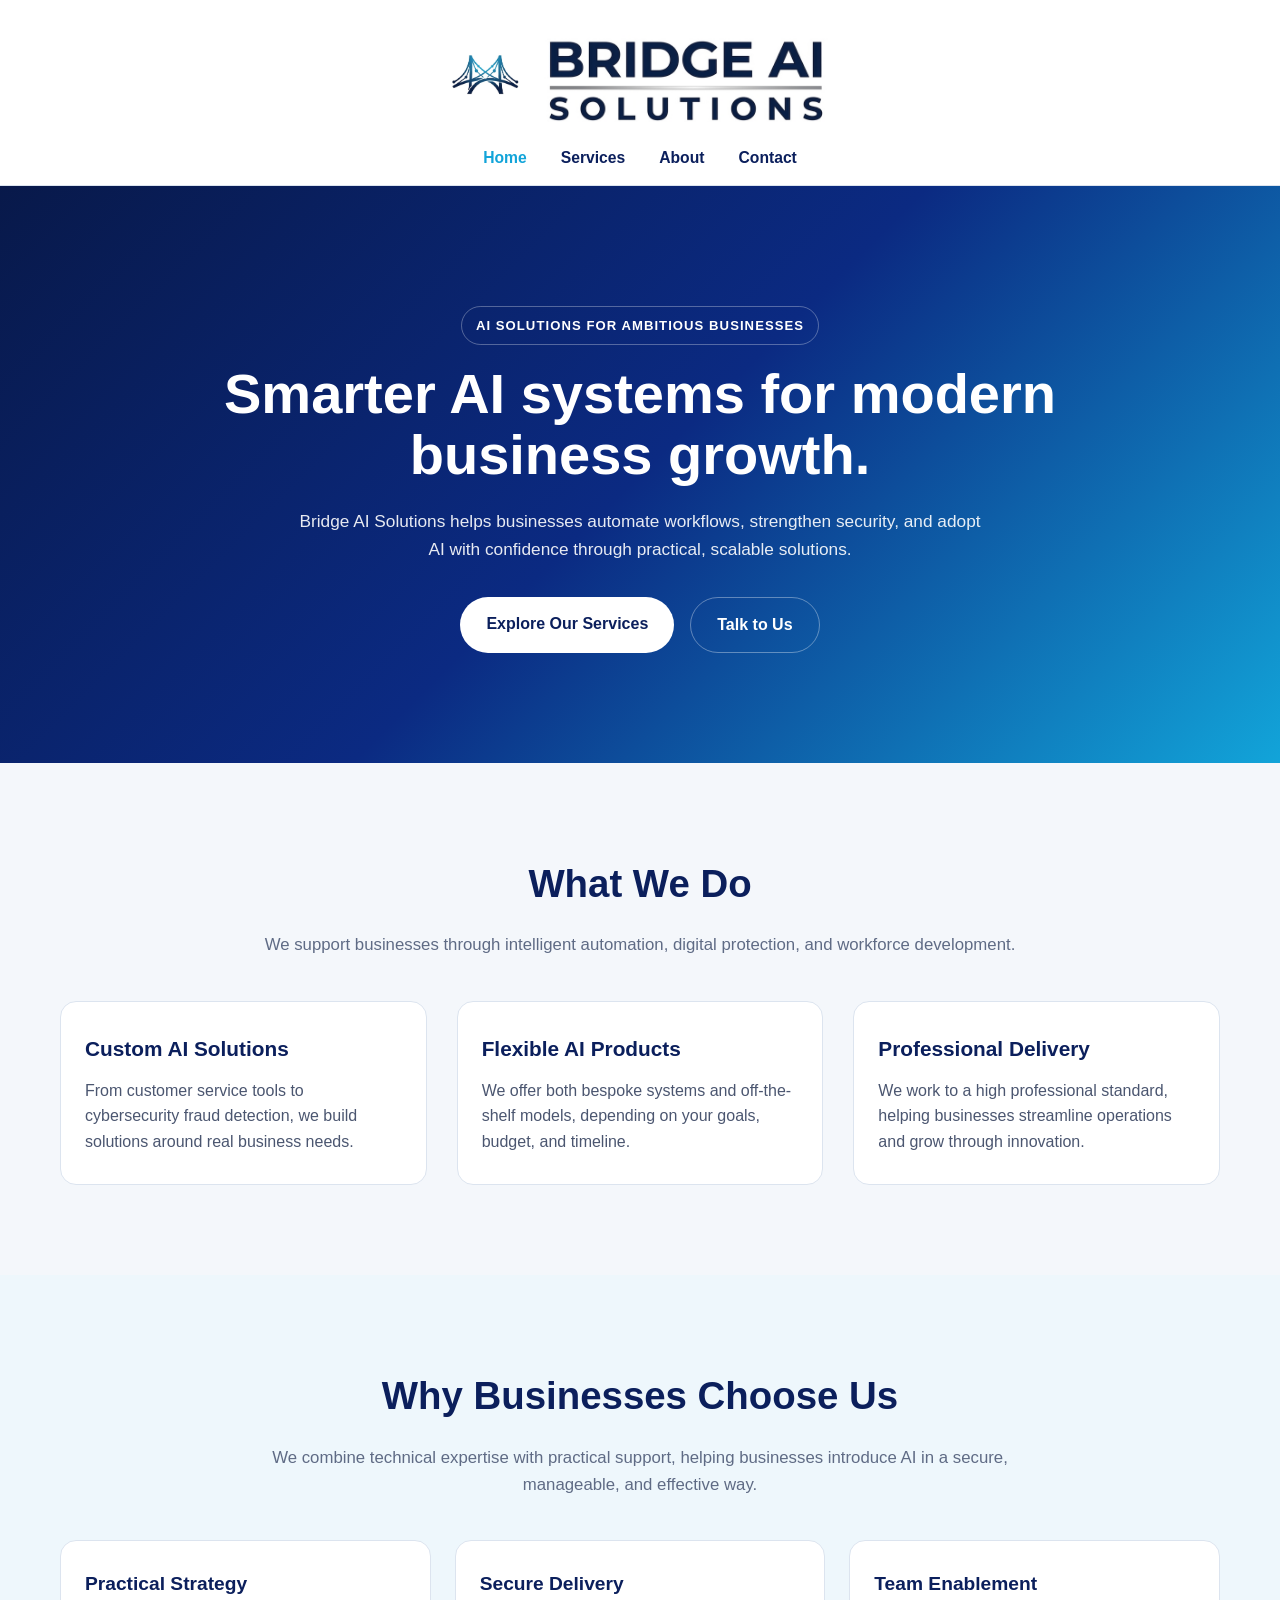
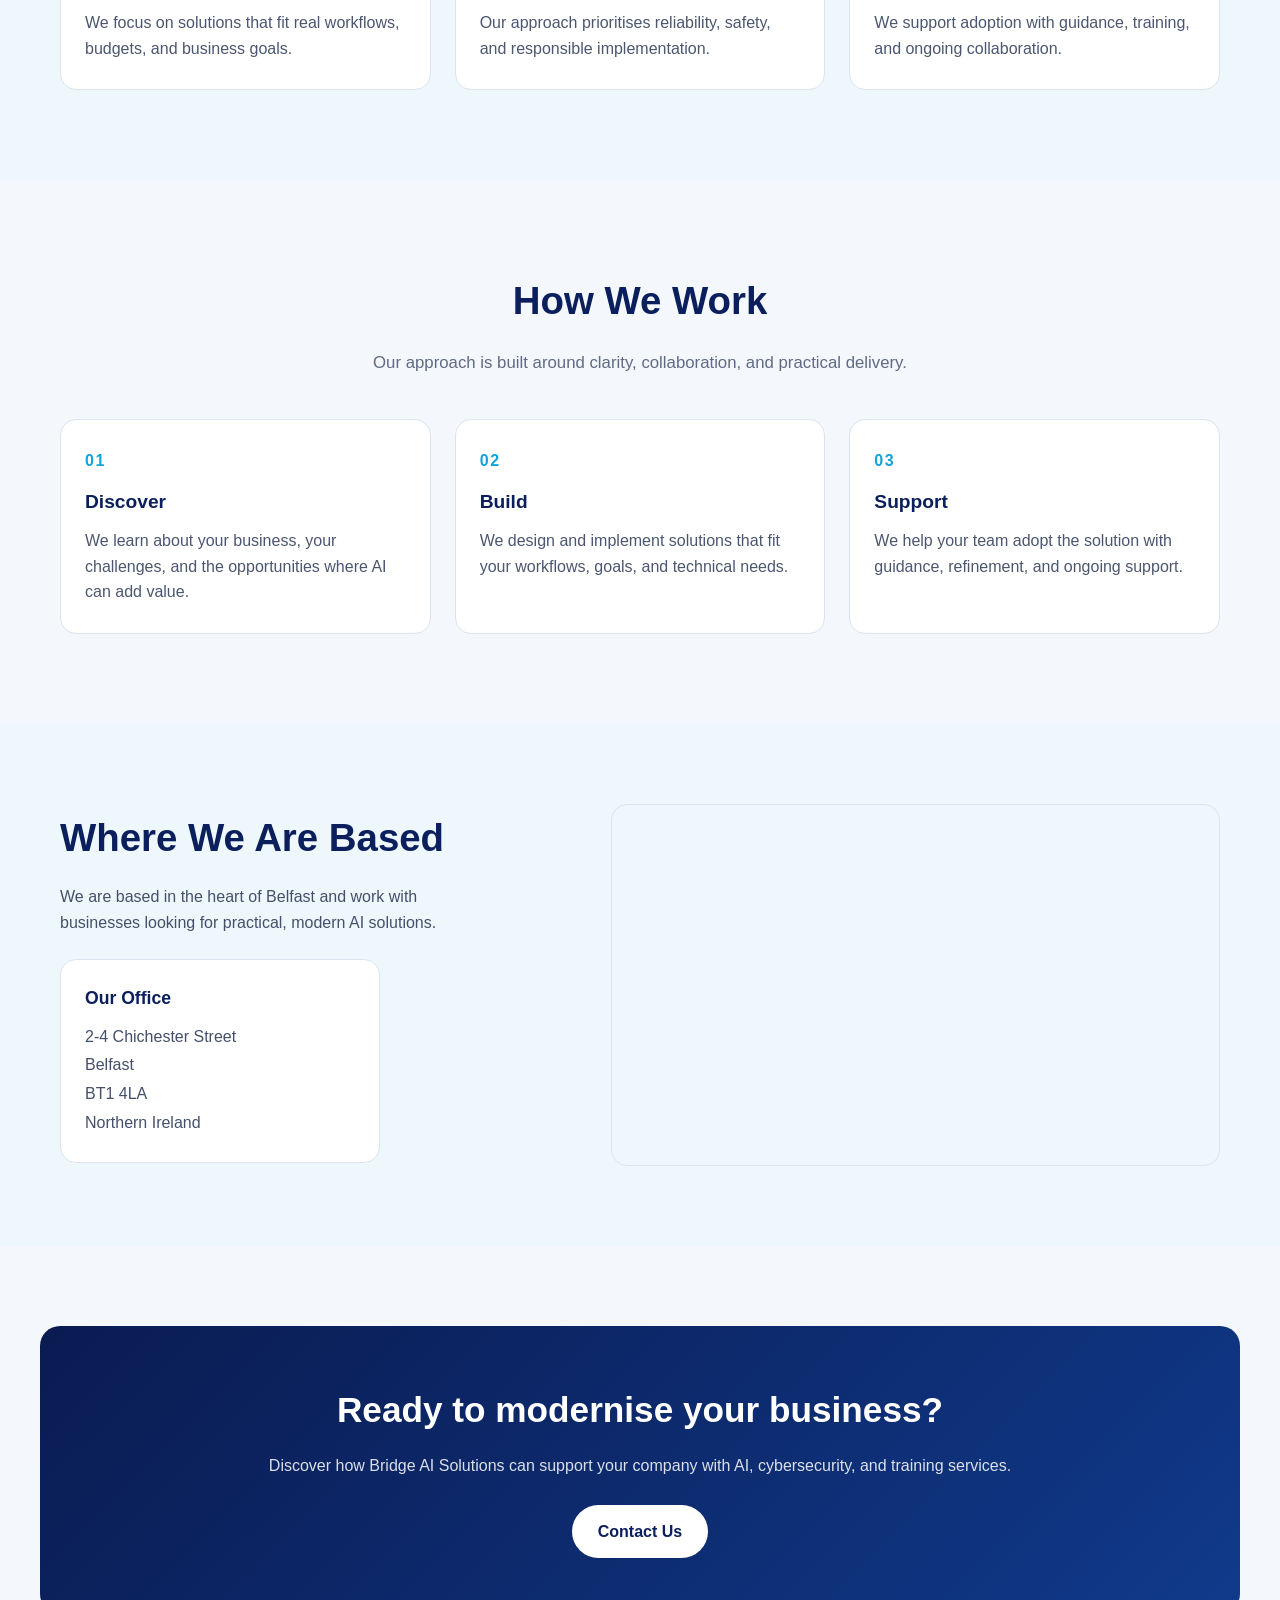
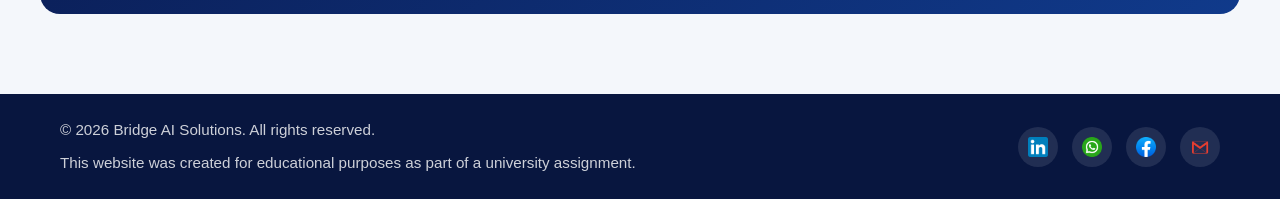
<file: CW2ClientSide/index.html>
<!DOCTYPE html>
<html lang="en">
<head>
  <meta charset="UTF-8" />
  <meta name="viewport" content="width=device-width, initial-scale=1.0" />
  <title>Bridge AI Solutions | Home</title>
  <link rel="stylesheet" href="index.css" />
  <link rel="icon" type="image/png" href="images/favicon.png" />
</head>
<body>
  <header class="site-header">
    <div class="header-container">
      <div class="brand-row">
        <a href="index.html" class="brand-logo-link" aria-label="Bridge AI Solutions home">
          <img src="images/bridge-logo.png" alt="Bridge AI Solutions logo" class="brand-logo" />
        </a>

        <div class="brand-title-wrap">
          <img src="images/brand-title.png" alt="Bridge AI Solutions" class="brand-title-image" />
        </div>
      </div>

      <nav class="main-nav" aria-label="Main navigation">
        <ul class="nav-links">
          <li><a href="index.html" class="active">Home</a></li>
          <li><a href="service.html">Services</a></li>
          <li><a href="about.html">About</a></li>
          <li><a href="contact.html">Contact</a></li>
        </ul>
      </nav>
    </div>
  </header>

  <main>
    <section class="hero">
      <div class="container hero-content">
        <p class="hero-label">AI solutions for ambitious businesses</p>
        <h1>Smarter AI systems for modern business growth.</h1>
        <p class="hero-text">
          Bridge AI Solutions helps businesses automate workflows, strengthen security,
          and adopt AI with confidence through practical, scalable solutions.
        </p>

        <div class="hero-actions">
          <a href="service.html" class="btn-primary">Explore Our Services</a>
          <a href="contact.html" class="btn-secondary">Talk to Us</a>
        </div>
      </div>
    </section>

    <section class="section">
      <div class="container">
        <h2>What We Do</h2>
        <p class="section-intro">
          We support businesses through intelligent automation, digital protection,
          and workforce development.
        </p>

        <div class="content">
          <div class="card">
            <h3>Custom AI Solutions</h3>
            <p>
              From customer service tools to cybersecurity fraud detection, we build
              solutions around real business needs.
            </p>
          </div>

          <div class="card">
            <h3>Flexible AI Products</h3>
            <p>
              We offer both bespoke systems and off-the-shelf models, depending on
              your goals, budget, and timeline.
            </p>
          </div>

          <div class="card">
            <h3>Professional Delivery</h3>
            <p>
              We work to a high professional standard, helping businesses streamline
              operations and grow through innovation.
            </p>
          </div>
        </div>
      </div>
    </section>

    <section class="section section-light">
  <div class="container">
    <h2>Why Businesses Choose Us</h2>
    <p class="section-intro">
      We combine technical expertise with practical support, helping businesses
      introduce AI in a secure, manageable, and effective way.
    </p>

    <div class="benefits-grid">
      <div class="benefit-card">
        <h3>Practical Strategy</h3>
        <p>
          We focus on solutions that fit real workflows, budgets, and business goals.
        </p>
      </div>

      <div class="benefit-card">
        <h3>Secure Delivery</h3>
        <p>
          Our approach prioritises reliability, safety, and responsible implementation.
        </p>
      </div>

      <div class="benefit-card">
        <h3>Team Enablement</h3>
        <p>
          We support adoption with guidance, training, and ongoing collaboration.
        </p>
      </div>
    </div>
  </div>
</section>

<section class="section">
  <div class="container">
    <h2>How We Work</h2>
    <p class="section-intro">
      Our approach is built around clarity, collaboration, and practical delivery.
    </p>

    <div class="process-grid">
      <div class="process-card">
        <span class="process-number">01</span>
        <h3>Discover</h3>
        <p>
          We learn about your business, your challenges, and the opportunities where AI can add value.
        </p>
      </div>

      <div class="process-card">
        <span class="process-number">02</span>
        <h3>Build</h3>
        <p>
          We design and implement solutions that fit your workflows, goals, and technical needs.
        </p>
      </div>

      <div class="process-card">
        <span class="process-number">03</span>
        <h3>Support</h3>
        <p>
          We help your team adopt the solution with guidance, refinement, and ongoing support.
        </p>
      </div>
    </div>
  </div>
</section>

    <section class="section section-light location-section">
      <div class="container">
        <div class="location-layout">
          <div class="location-text">
            <h2>Where We Are Based</h2>
            <p class="location-copy">
              We are based in the heart of Belfast and work with businesses looking
              for practical, modern AI solutions.
            </p>

            <div class="address-card">
              <h3>Our Office</h3>
              <p>
                2-4 Chichester Street<br />
                Belfast<br />
                BT1 4LA<br />
                Northern Ireland
              </p>
            </div>
          </div>

          <div class="location-map">
            <iframe
              src="https://www.google.com/maps/embed?pb=!1m18!1m12!1m3!1d2309.037608329641!2d-5.930889723511645!3d54.595732454573766!2m3!1f0!2f0!3f0!3m2!1i1024!2i768!4f13.1!3m3!1m2!1s0x486108efaf1e00f1%3A0x76169f0fdb90d0dd!2s24%20Chichester%20St%2C%20Belfast%20BT1%204GX!5e0!3m2!1sen!2suk!4v1713720000000!5m2!1sen!2suk"
              loading="lazy"
              referrerpolicy="no-referrer-when-downgrade"
              title="Bridge AI Solutions location map"
              allowfullscreen>
            </iframe>
          </div>
        </div>
      </div>
    </section>

    <section class="cta-section">
      <div class="container cta-box">
        <h2>Ready to modernise your business?</h2>
        <p>
          Discover how Bridge AI Solutions can support your company with AI,
          cybersecurity, and training services.
        </p>
        <a href="contact.html" class="btn-primary">Contact Us</a>
      </div>
    </section>
  </main>

   <footer class="site-footer">
  <div class="container footer-content">
    <div class="footer-text">
      <p>&copy; 2026 Bridge AI Solutions. All rights reserved.</p>
      <p class="footer-note">This website was created for educational purposes as part of a university assignment.</p>
    </div>

    <div class="footer-socials">
      <a href="https://www.linkedin.com/" target="_blank" rel="noopener noreferrer" aria-label="LinkedIn">
        <img src="images/linkedin-icon.png" alt="LinkedIn" />
      </a>

      <a href="https://www.whatsapp.com/" target="_blank" rel="noopener noreferrer" aria-label="WhatsApp">
        <img src="images/whatsapp-icon.png" alt="WhatsApp" />
      </a>

      <a href="https://www.facebook.com/" target="_blank" rel="noopener noreferrer" aria-label="Facebook">
        <img src="images/facebook-icon.png" alt="Facebook" />
      </a>

      <a href="https://mail.google.com/" target="_blank" rel="noopener noreferrer" aria-label="Gmail">
        <img src="images/gmail-icon.png" alt="Gmail" />
      </a>
    </div>
  </div>
</footer>
  <script src="https://code.jquery.com/jquery-3.6.0.min.js"></script>
  <script src="index.js"></script>
</body>
</html>
</file>
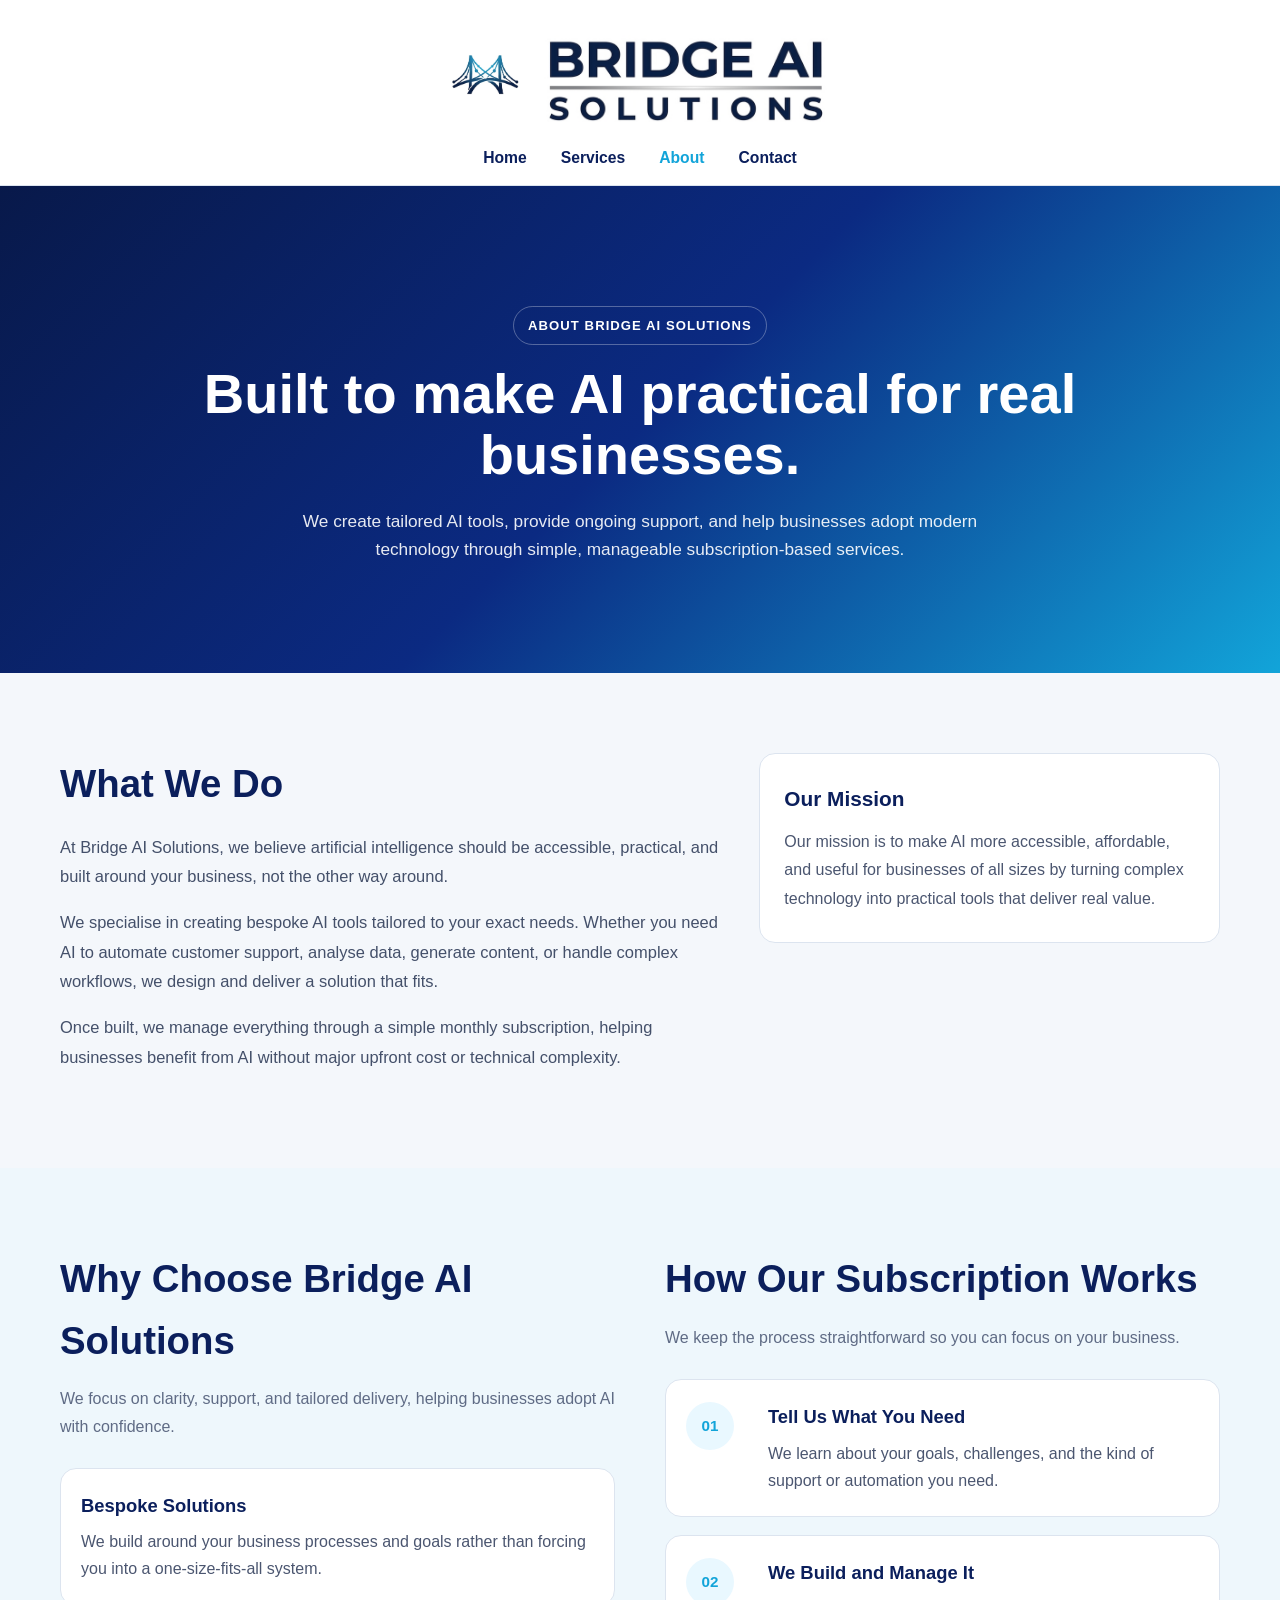
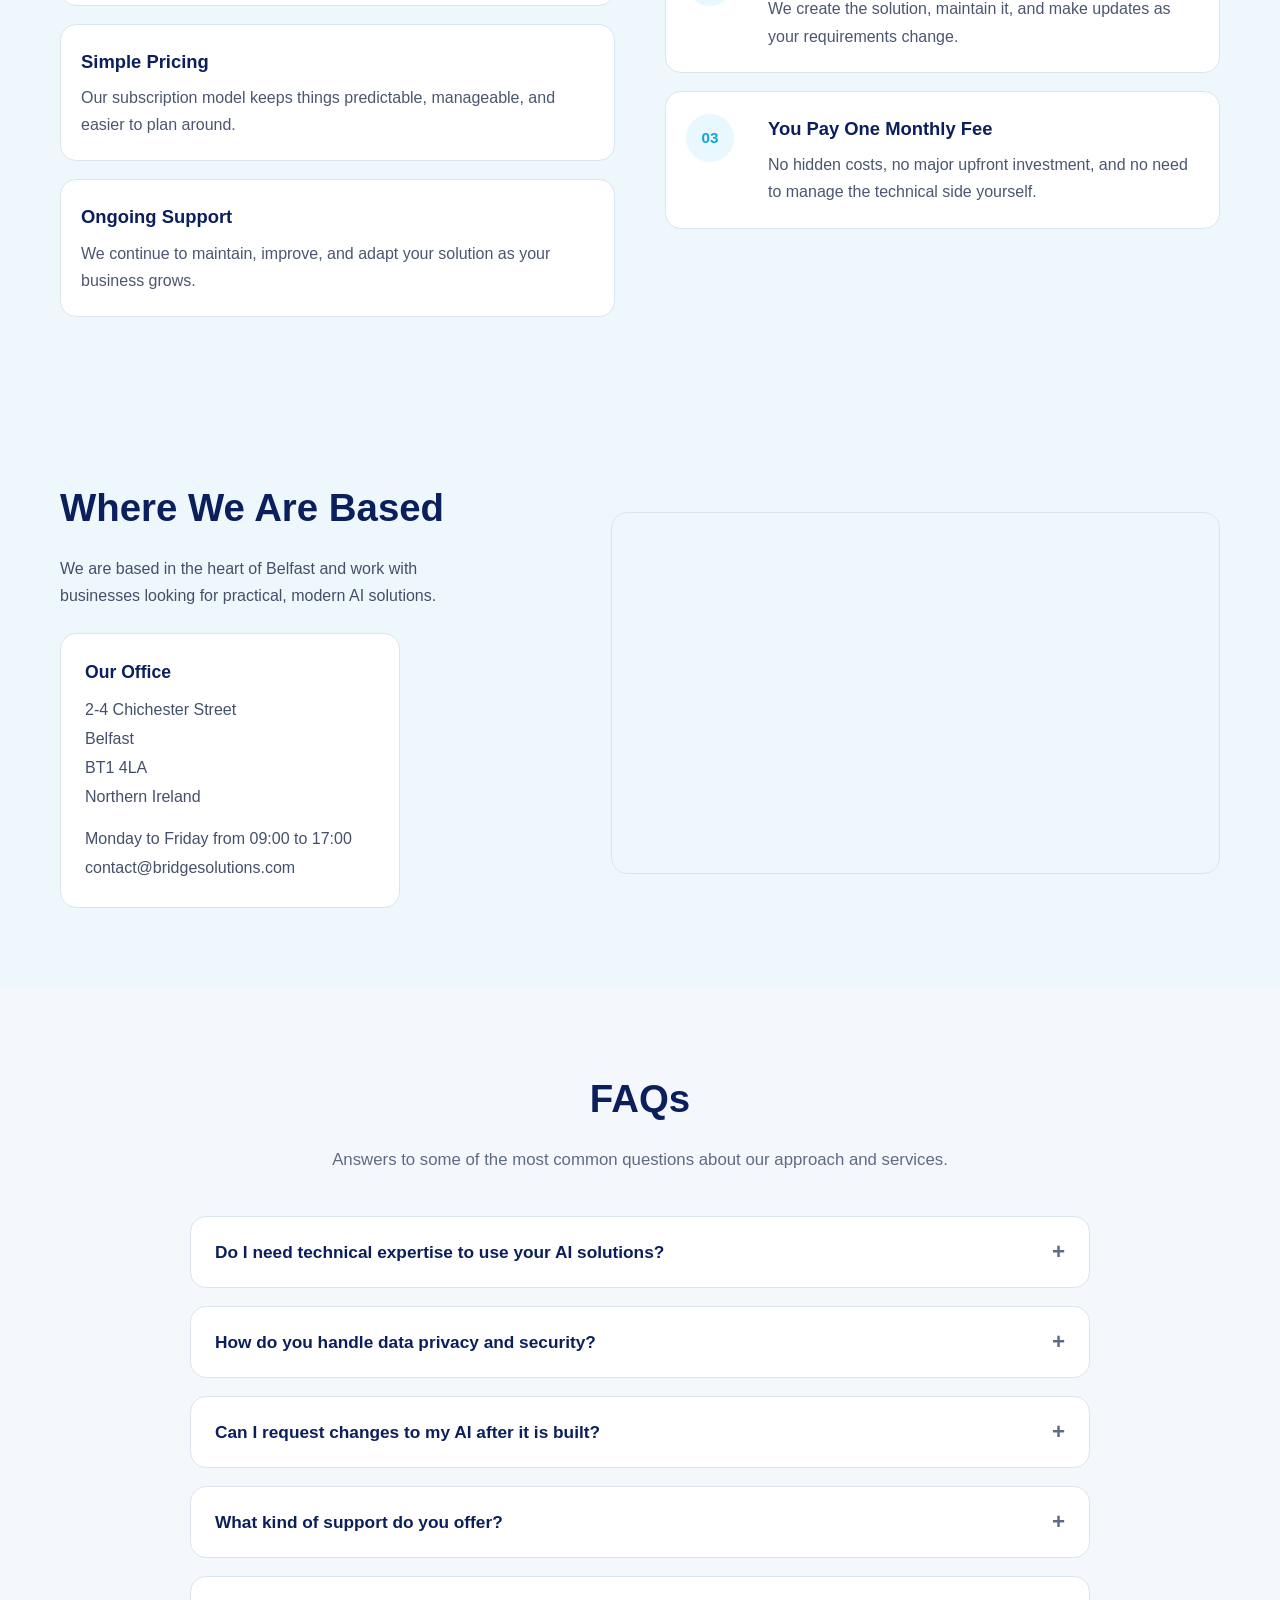
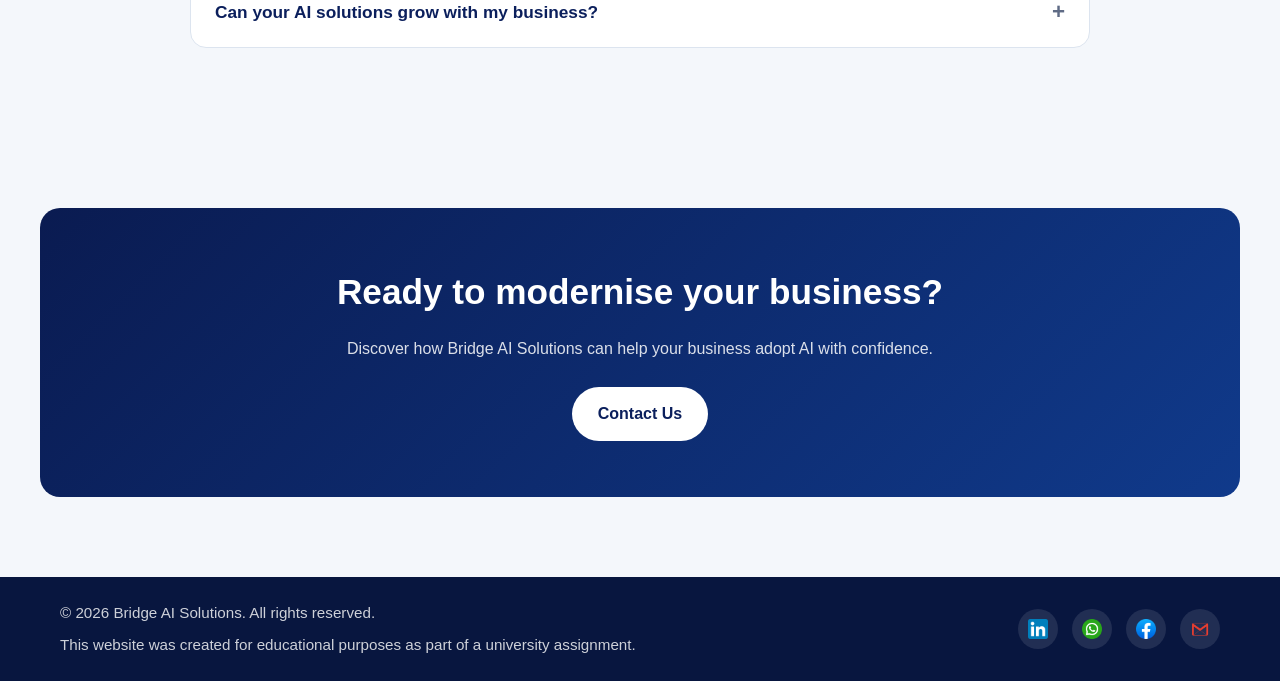
<file: CW2ClientSide/about.html>
<!DOCTYPE html>
<html lang="en">
<head>
  <meta charset="UTF-8" />
  <meta name="viewport" content="width=device-width, initial-scale=1.0" />
  <title>Bridge AI Solutions | About</title>
  <link rel="stylesheet" href="about.css" />
   <link rel="icon" type="image/png" href="images/favicon.png" />
   <script src="https://code.jquery.com/jquery-3.7.1.min.js"></script>
</head>
<body>
  <header class="site-header">
    <div class="header-container">
      <div class="brand-row">
        <a href="index.html" class="brand-logo-link" aria-label="Bridge AI Solutions home">
          <img src="images/bridge-logo.png" alt="Bridge AI Solutions logo" class="brand-logo" />
        </a>

        <div class="brand-title-wrap">
          <img src="images/brand-title.png" alt="Bridge AI Solutions" class="brand-title-image" />
        </div>
      </div>

      <nav class="main-nav" aria-label="Main navigation">
        <ul class="nav-links">
          <li><a href="index.html">Home</a></li>
          <li><a href="service.html">Services</a></li>
          <li><a href="about.html" class="active">About</a></li>
          <li><a href="contact.html">Contact</a></li>
        </ul>
      </nav>
    </div>
  </header>

  <main>
    <section class="hero">
      <div class="container hero-content">
        <p class="hero-label">About Bridge AI Solutions</p>
        <h1>Built to make AI practical for real businesses.</h1>
        <p class="hero-text">
          We create tailored AI tools, provide ongoing support, and help businesses
          adopt modern technology through simple, manageable subscription-based services.
        </p>
      </div>
    </section>

    <section class="section reveal">
      <div class="container about-layout">
        <div class="about-text">
          <h2>What We Do</h2>
          <p>
            At Bridge AI Solutions, we believe artificial intelligence should be accessible,
            practical, and built around your business, not the other way around.
          </p>
          <p>
            We specialise in creating bespoke AI tools tailored to your exact needs.
            Whether you need AI to automate customer support, analyse data, generate content,
            or handle complex workflows, we design and deliver a solution that fits.
          </p>
          <p>
            Once built, we manage everything through a simple monthly subscription,
            helping businesses benefit from AI without major upfront cost or technical complexity.
          </p>
        </div>

        <div class="about-highlight-card">
          <h3>Our Mission</h3>
          <p>
            Our mission is to make AI more accessible, affordable, and useful for businesses
            of all sizes by turning complex technology into practical tools that deliver real value.
          </p>
        </div>
      </div>
    </section>

    <section class="section section-light split-info-section reveal">
      <div class="container">
        <div class="split-info-grid">
          <div class="split-column">
            <h2>Why Choose Bridge AI Solutions</h2>
            <p class="split-intro">
              We focus on clarity, support, and tailored delivery, helping businesses adopt AI with confidence.
            </p>

            <div class="mini-card-list">
              <div class="mini-card">
                <h3>Bespoke Solutions</h3>
                <p>
                  We build around your business processes and goals rather than forcing you into a one-size-fits-all system.
                </p>
              </div>

              <div class="mini-card">
                <h3>Simple Pricing</h3>
                <p>
                  Our subscription model keeps things predictable, manageable, and easier to plan around.
                </p>
              </div>

              <div class="mini-card">
                <h3>Ongoing Support</h3>
                <p>
                  We continue to maintain, improve, and adapt your solution as your business grows.
                </p>
              </div>
            </div>
          </div>

          <div class="split-divider"></div>

          <div class="split-column">
            <h2>How Our Subscription Works</h2>
            <p class="split-intro">
              We keep the process straightforward so you can focus on your business.
            </p>

            <div class="vertical-steps">
              <div class="step-item">
                <div class="step-number">01</div>
                <div class="step-content">
                  <h3>Tell Us What You Need</h3>
                  <p>
                    We learn about your goals, challenges, and the kind of support or automation you need.
                  </p>
                </div>
              </div>

              <div class="step-item">
                <div class="step-number">02</div>
                <div class="step-content">
                  <h3>We Build and Manage It</h3>
                  <p>
                    We create the solution, maintain it, and make updates as your requirements change.
                  </p>
                </div>
              </div>

              <div class="step-item">
                <div class="step-number">03</div>
                <div class="step-content">
                  <h3>You Pay One Monthly Fee</h3>
                  <p>
                    No hidden costs, no major upfront investment, and no need to manage the technical side yourself.
                  </p>
                </div>
              </div>
            </div>
          </div>
        </div>
      </div>
    </section>

    <section class="section section-light location-section reveal">
      <div class="container">
        <div class="location-layout">
          <div class="location-text">
            <h2>Where We Are Based</h2>
            <p class="location-copy">
              We are based in the heart of Belfast and work with businesses looking
              for practical, modern AI solutions.
            </p>

            <div class="address-card">
              <h3>Our Office</h3>
              <p>
                2-4 Chichester Street<br />
                Belfast<br />
                BT1 4LA<br />
                Northern Ireland
              </p>
              <p>
                Monday to Friday from 09:00 to 17:00<br />
                contact@bridgesolutions.com
              </p>
            </div>
          </div>

          <div class="location-map">
            <iframe
              src="https://www.google.com/maps/embed?pb=!1m18!1m12!1m3!1d2309.037608329641!2d-5.930889723511645!3d54.595732454573766!2m3!1f0!2f0!3f0!3m2!1i1024!2i768!4f13.1!3m3!1m2!1s0x486108efaf1e00f1%3A0x76169f0fdb90d0dd!2s24%20Chichester%20St%2C%20Belfast%20BT1%204GX!5e0!3m2!1sen!2suk!4v1713720000000!5m2!1sen!2suk"
              loading="lazy"
              referrerpolicy="no-referrer-when-downgrade"
              title="Bridge AI Solutions location map"
              allowfullscreen>
            </iframe>
          </div>
        </div>
      </div>
    </section>

   <section class="section faq-section reveal">
  <div class="container">
    <h2>FAQs</h2>
    <p class="section-intro">
      Answers to some of the most common questions about our approach and services.
    </p>

    <div class="faq-list">
      <div class="faq-item">
        <button
          class="faq-question"
          aria-expanded="false"
          aria-controls="faq1"
          id="faqButton1"
        >
          Do I need technical expertise to use your AI solutions?
          <span class="faq-icon">+</span>
        </button>
        <div
          class="faq-answer"
          id="faq1"
          role="region"
          aria-labelledby="faqButton1"
          hidden
        >
          <p>
            Not at all. Our AI tools are designed to fit into your workflow while we handle the technical complexity behind the scenes.
          </p>
        </div>
      </div>

      <div class="faq-item">
        <button
          class="faq-question"
          aria-expanded="false"
          aria-controls="faq2"
          id="faqButton2"
        >
          How do you handle data privacy and security?
          <span class="faq-icon">+</span>
        </button>
        <div
          class="faq-answer"
          id="faq2"
          role="region"
          aria-labelledby="faqButton2"
          hidden
        >
          <p>
            We use privacy-conscious practices and build our solutions with security, reliability, and responsible handling of business data in mind.
          </p>
        </div>
      </div>

      <div class="faq-item">
        <button
          class="faq-question"
          aria-expanded="false"
          aria-controls="faq3"
          id="faqButton3"
        >
          Can I request changes to my AI after it is built?
          <span class="faq-icon">+</span>
        </button>
        <div
          class="faq-answer"
          id="faq3"
          role="region"
          aria-labelledby="faqButton3"
          hidden
        >
          <p>
            Yes. Ongoing adjustments and refinements are part of the subscription-based support model we provide.
          </p>
        </div>
      </div>

      <div class="faq-item">
        <button
          class="faq-question"
          aria-expanded="false"
          aria-controls="faq4"
          id="faqButton4"
        >
          What kind of support do you offer?
          <span class="faq-icon">+</span>
        </button>
        <div
          class="faq-answer"
          id="faq4"
          role="region"
          aria-labelledby="faqButton4"
          hidden
        >
          <p>
            We provide ongoing support, maintenance, updates, and guidance so your solution continues to meet your business needs over time.
          </p>
        </div>
      </div>

      <div class="faq-item">
        <button
          class="faq-question"
          aria-expanded="false"
          aria-controls="faq5"
          id="faqButton5"
        >
          Can your AI solutions grow with my business?
          <span class="faq-icon">+</span>
        </button>
        <div
          class="faq-answer"
          id="faq5"
          role="region"
          aria-labelledby="faqButton5"
          hidden
        >
          <p>
            Yes. Our solutions are designed to be adaptable, allowing us to expand and improve them as your business evolves.
          </p>
        </div>
      </div>
    </div>
  </div>
</section>

    <section class="cta-section reveal">
      <div class="container cta-box">
        <h2>Ready to modernise your business?</h2>
        <p>
          Discover how Bridge AI Solutions can help your business adopt AI with confidence.
        </p>
        <a href="contact.html" class="btn-primary">Contact Us</a>
      </div>
    </section>
  </main>

 <footer class="site-footer">
  <div class="container footer-content">
    <div class="footer-text">
      <p>&copy; 2026 Bridge AI Solutions. All rights reserved.</p>
      <p class="footer-note">This website was created for educational purposes as part of a university assignment.</p>
    </div>

    <div class="footer-socials">
      <a href="https://www.linkedin.com/" target="_blank" rel="noopener noreferrer" aria-label="LinkedIn">
        <img src="images/linkedin-icon.png" alt="LinkedIn" />
      </a>

      <a href="https://www.whatsapp.com/" target="_blank" rel="noopener noreferrer" aria-label="WhatsApp">
        <img src="images/whatsapp-icon.png" alt="WhatsApp" />
      </a>

      <a href="https://www.facebook.com/" target="_blank" rel="noopener noreferrer" aria-label="Facebook">
        <img src="images/facebook-icon.png" alt="Facebook" />
      </a>

      <a href="https://mail.google.com/" target="_blank" rel="noopener noreferrer" aria-label="Gmail">
        <img src="images/gmail-icon.png" alt="Gmail" />
      </a>
    </div>
  </div>
</footer>

  <script src="about.js"></script>
</body>
</html>
</file>
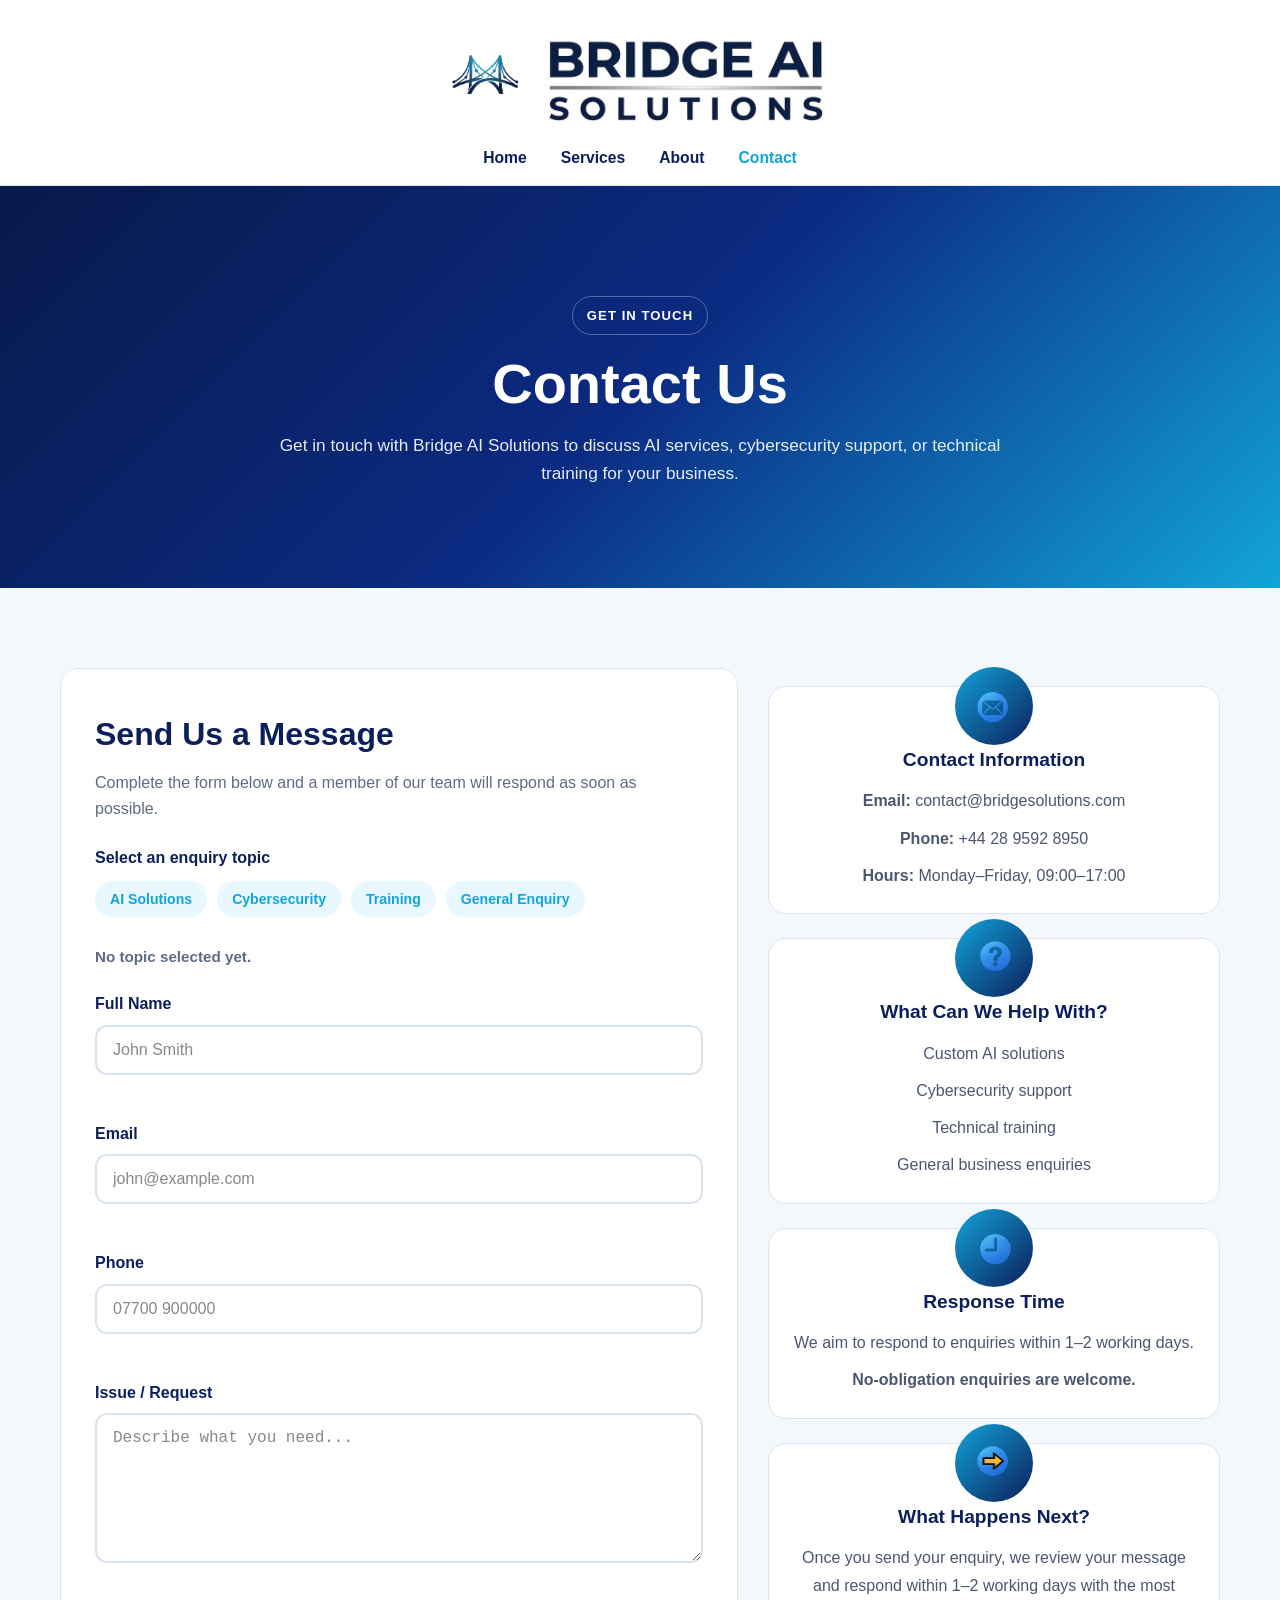
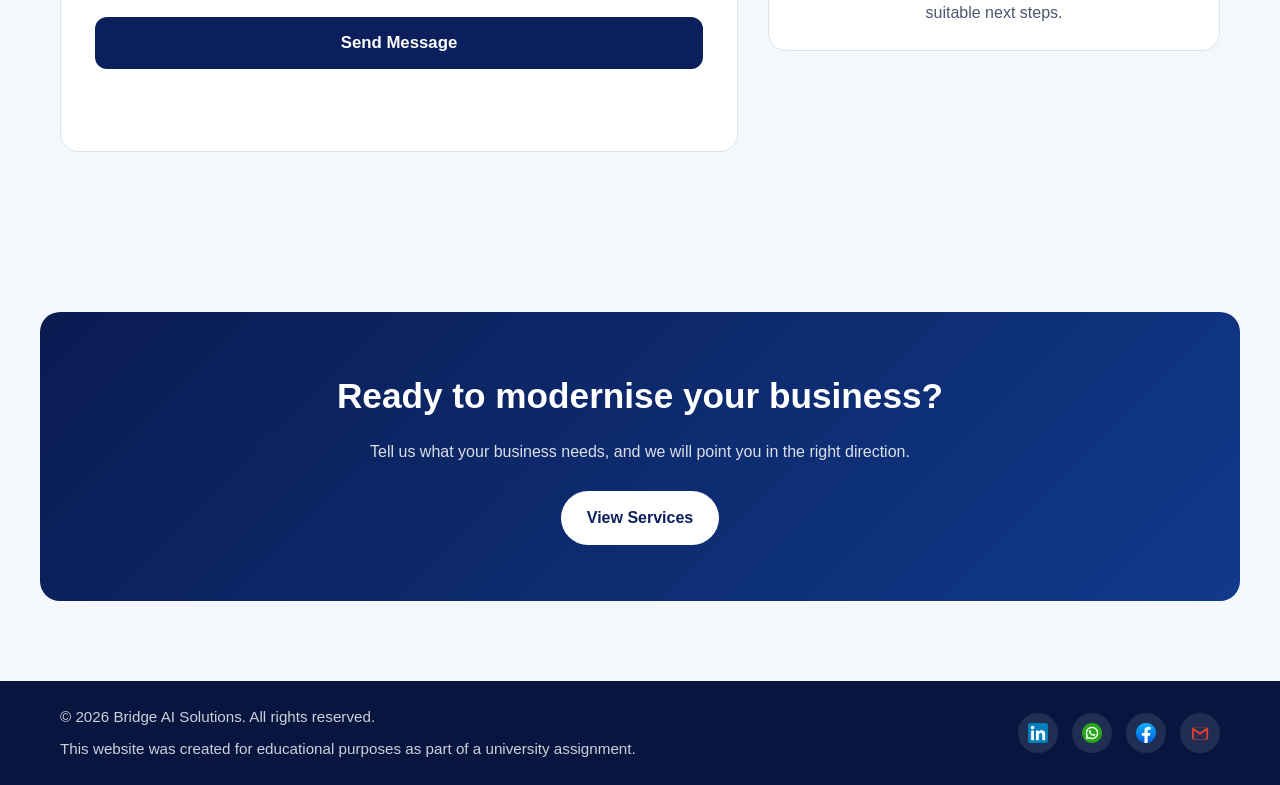
<file: CW2ClientSide/contact.html>
<!DOCTYPE html>
<html lang="en">
<head>
  <meta charset="UTF-8" />
  <meta name="viewport" content="width=device-width, initial-scale=1.0" />
  <title>Bridge AI Solutions | Contact</title>
  <link rel="stylesheet" href="contact.css" />
  <link rel="icon" type="image/png" href="images/favicon.png" />
</head>
<body>
  <header class="site-header">
    <div class="header-container">
      <div class="brand-row">
        <a href="index.html" class="brand-logo-link" aria-label="Bridge AI Solutions home">
          <img src="images/bridge-logo.png" alt="Bridge AI Solutions logo" class="brand-logo" />
        </a>

        <div class="brand-title-wrap">
          <img src="images/brand-title.png" alt="Bridge AI Solutions" class="brand-title-image" />
        </div>
      </div>

      <nav class="main-nav" aria-label="Main navigation">
        <ul class="nav-links">
          <li><a href="index.html">Home</a></li>
          <li><a href="service.html">Services</a></li>
          <li><a href="about.html">About</a></li>
          <li><a href="contact.html" class="active">Contact</a></li>
        </ul>
      </nav>
    </div>
  </header>

  <main>
    <section class="hero">
      <div class="container hero-content">
        <p class="hero-label">Get in touch</p>
        <h1>Contact Us</h1>
        <p class="hero-text">
          Get in touch with Bridge AI Solutions to discuss AI services,
          cybersecurity support, or technical training for your business.
        </p>
      </div>
    </section>

    <section class="section contact-section reveal">
      <div class="container">
        <div class="contact-layout">

          <div class="contact-card reveal">
            <h2>Send Us a Message</h2>
            <p class="contact-intro">
              Complete the form below and a member of our team will respond as soon as possible.
            </p>

            <fieldset class="topic-fieldset">
              <legend>Select an enquiry topic</legend>
              <div class="contact-tags" aria-label="Popular enquiry topics">
                <button type="button" class="contact-tag" data-topic="AI Solutions">AI Solutions</button>
                <button type="button" class="contact-tag" data-topic="Cybersecurity">Cybersecurity</button>
                <button type="button" class="contact-tag" data-topic="Training">Training</button>
                <button type="button" class="contact-tag" data-topic="General Enquiry">General Enquiry</button>
              </div>
            </fieldset>

            <input type="hidden" id="selectedTopic" name="selectedTopic" />
            <p class="selected-topic-text" id="selectedTopicText" aria-live="polite">
              No topic selected yet.
            </p>

            <form id="contactForm" novalidate>
              <div class="form-group">
                <label for="fullName">Full Name</label>
                <input
                  type="text"
                  id="fullName"
                  name="fullName"
                  placeholder="John Smith"
                  aria-describedby="fullNameError"
                />
                <small class="error-message" id="fullNameError" aria-live="polite"></small>
              </div>

              <div class="form-group">
                <label for="email">Email</label>
                <input
                  type="email"
                  id="email"
                  name="email"
                  placeholder="john@example.com"
                  aria-describedby="emailError"
                />
                <small class="error-message" id="emailError" aria-live="polite"></small>
              </div>

              <div class="form-group">
                <label for="phone">Phone</label>
                <input
                  type="tel"
                  id="phone"
                  name="phone"
                  placeholder="07700 900000"
                  aria-describedby="phoneError"
                />
                <small class="error-message" id="phoneError" aria-live="polite"></small>
              </div>

              <div class="form-group">
                <label for="issue">Issue / Request</label>
                <textarea
                  id="issue"
                  name="issue"
                  rows="6"
                  placeholder="Describe what you need..."
                  aria-describedby="issueError"
                ></textarea>
                <small class="error-message" id="issueError" aria-live="polite"></small>
              </div>

              <button type="submit" class="submit-btn">Send Message</button>
              <p id="successMessage" class="success-message" aria-live="polite"></p>

              <div id="submissionSummary" class="submission-summary" hidden>
                <h3>Your Enquiry Summary</h3>
                <p><strong>Name:</strong> <span id="summaryName"></span></p>
                <p><strong>Email:</strong> <span id="summaryEmail"></span></p>
                <p><strong>Phone:</strong> <span id="summaryPhone"></span></p>
                <p><strong>Topic:</strong> <span id="summaryTopic"></span></p>
                <p><strong>Request:</strong> <span id="summaryIssue"></span></p>
              </div>
            </form>
          </div>

          <aside class="contact-info-panel reveal">
            <div class="info-card icon-card">
              <div class="info-icon-circle">
                <img src="images/email-icon.png" alt="Email icon" class="info-icon-img" />
              </div>
              <h3>Contact Information</h3>
              <ul class="info-list">
                <li><strong>Email:</strong> contact@bridgesolutions.com</li>
                <li><strong>Phone:</strong> +44 28 9592 8950</li>
                <li><strong>Hours:</strong> Monday–Friday, 09:00–17:00</li>
              </ul>
            </div>

            <div class="info-card icon-card">
              <div class="info-icon-circle">
                <img src="images/help-icon.png" alt="Support icon" class="info-icon-img" />
              </div>
              <h3>What Can We Help With?</h3>
              <ul class="help-list">
                <li>Custom AI solutions</li>
                <li>Cybersecurity support</li>
                <li>Technical training</li>
                <li>General business enquiries</li>
              </ul>
            </div>

            <div class="info-card icon-card response-card">
              <div class="info-icon-circle">
                <img src="images/clock-icon.png" alt="Clock icon" class="info-icon-img" />
              </div>
              <h3>Response Time</h3>
              <p>
                We aim to respond to enquiries within 1–2 working days.
              </p>
              <p class="response-note">
                No-obligation enquiries are welcome.
              </p>
            </div>

            <div class="info-card icon-card">
              <div class="info-icon-circle">
                <img src="images/next-icon.png" alt="Next steps icon" class="info-icon-img" />
              </div>
              <h3>What Happens Next?</h3>
              <p>
                Once you send your enquiry, we review your message and respond within 1–2 working days with the most suitable next steps.
              </p>
            </div>
          </aside>

        </div>
      </div>
    </section>

    <section class="cta-section reveal">
      <div class="container cta-box">
        <h2>Ready to modernise your business?</h2>
        <p>
          Tell us what your business needs, and we will point you in the right direction.
        </p>
        <a href="service.html" class="btn-primary">View Services</a>
      </div>
    </section>
  </main>

  <footer class="site-footer">
    <div class="container footer-content">
      <div class="footer-text">
        <p>&copy; 2026 Bridge AI Solutions. All rights reserved.</p>
        <p class="footer-note">This website was created for educational purposes as part of a university assignment.</p>
      </div>

      <div class="footer-socials">
        <a href="https://www.linkedin.com/" target="_blank" rel="noopener noreferrer" aria-label="LinkedIn">
          <img src="images/linkedin-icon.png" alt="LinkedIn" />
        </a>

        <a href="https://www.whatsapp.com/" target="_blank" rel="noopener noreferrer" aria-label="WhatsApp">
          <img src="images/whatsapp-icon.png" alt="WhatsApp" />
        </a>

        <a href="https://www.facebook.com/" target="_blank" rel="noopener noreferrer" aria-label="Facebook">
          <img src="images/facebook-icon.png" alt="Facebook" />
        </a>

        <a href="https://mail.google.com/" target="_blank" rel="noopener noreferrer" aria-label="Gmail">
          <img src="images/gmail-icon.png" alt="Gmail" />
        </a>
      </div>
    </div>
  </footer>

  <script src="contact.js"></script>
</body>
</html>
</file>
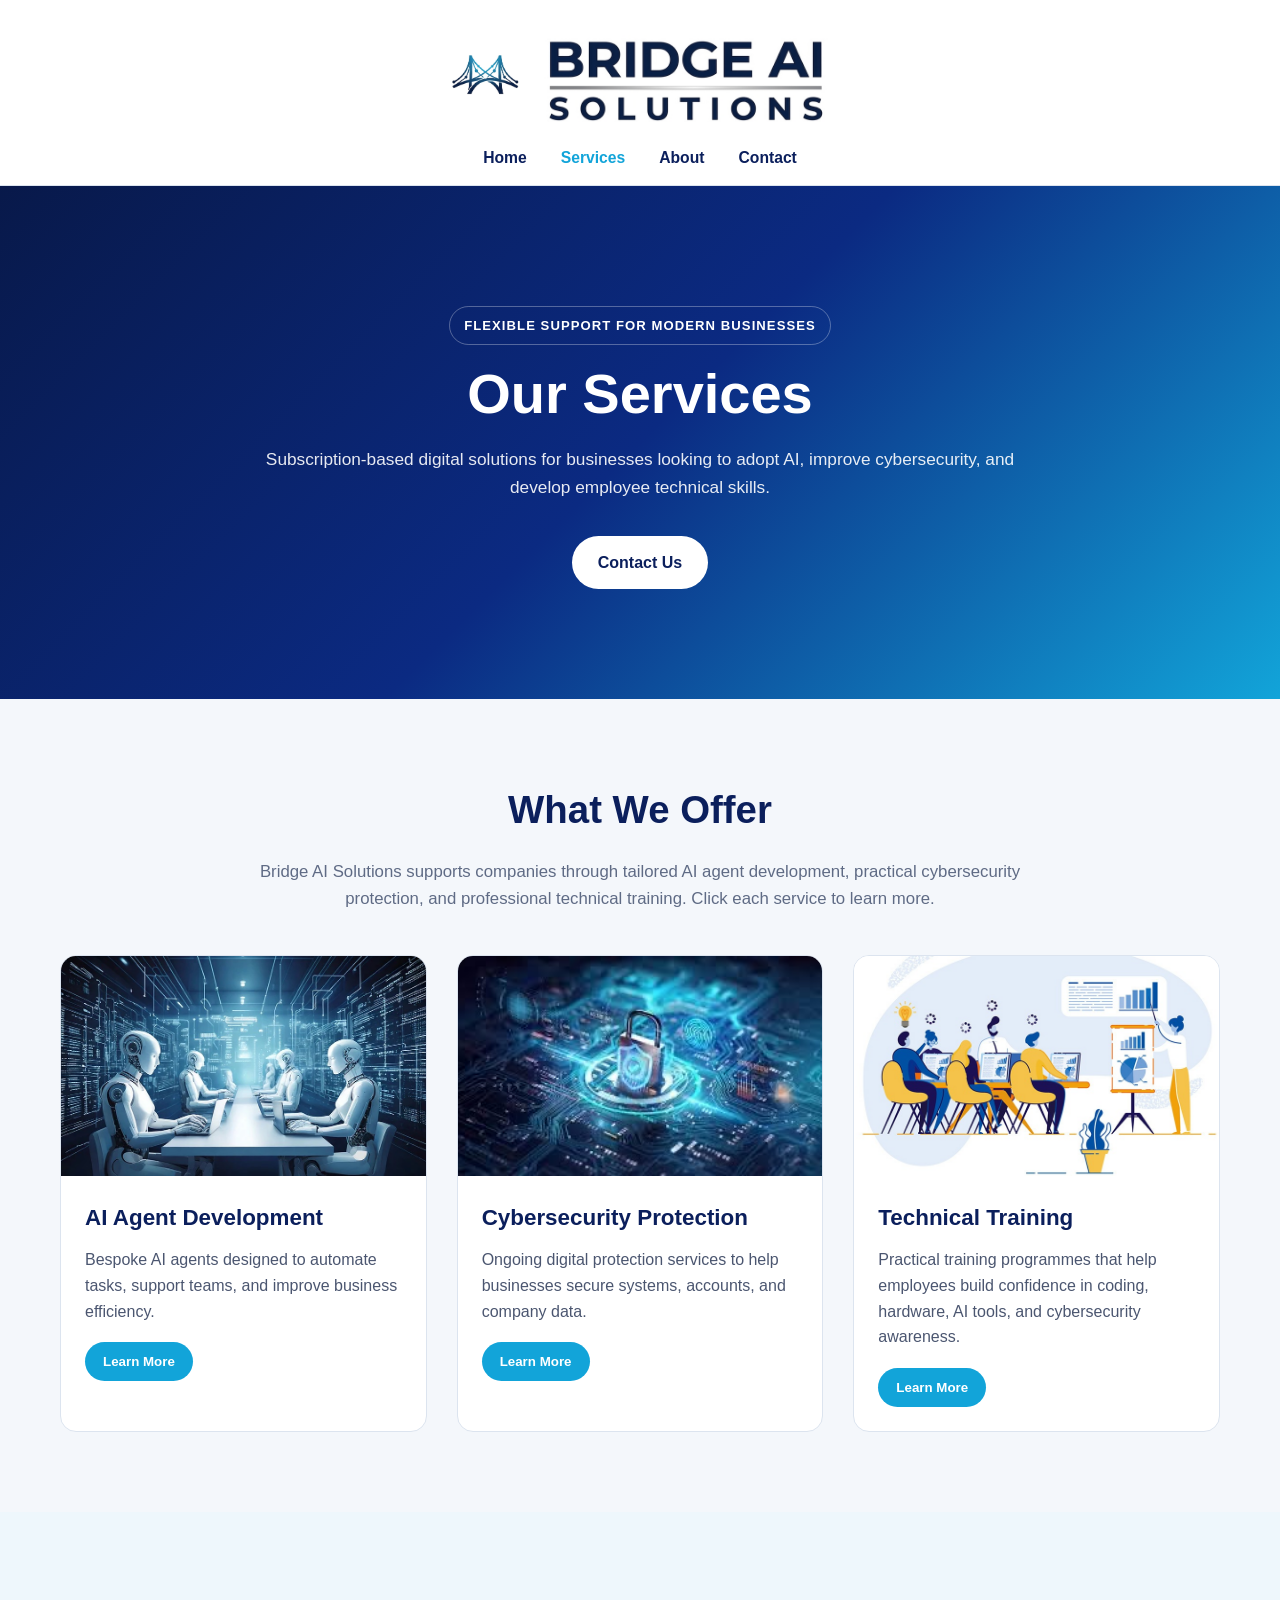
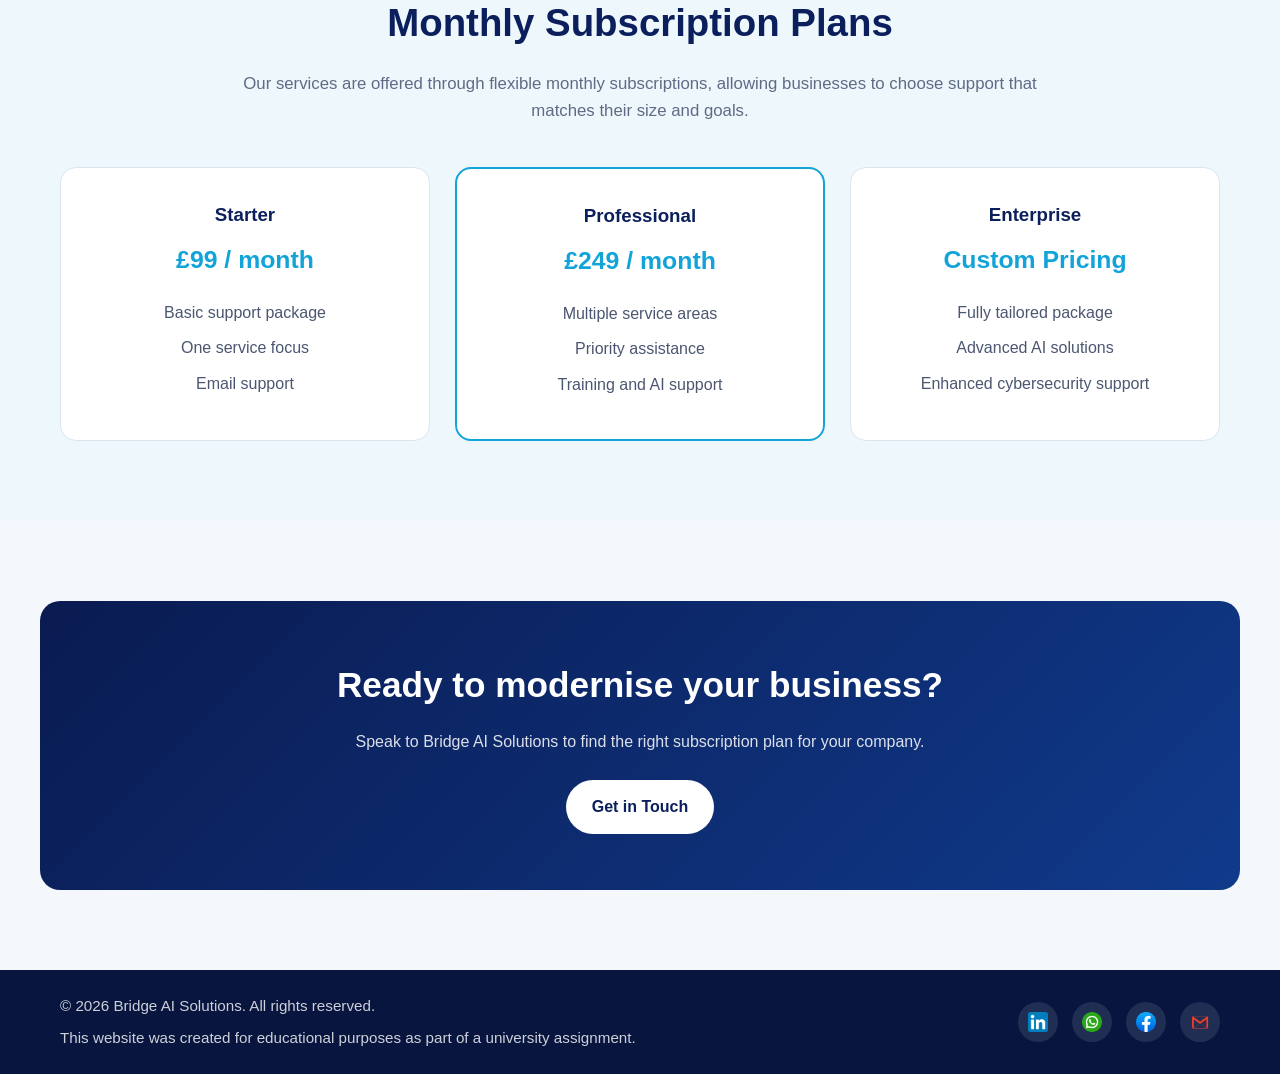
<file: CW2ClientSide/service.html>
<!DOCTYPE html>
<html lang="en">
<head>
  <meta charset="UTF-8" />
  <meta name="viewport" content="width=device-width, initial-scale=1.0" />
  <title>Bridge AI Solutions | Services</title>
  <link rel="stylesheet" href="services.css" />
   <link rel="icon" type="image/png" href="images/favicon.png" />
</head>
<body>
  <header class="site-header">
    <div class="header-container">
      <div class="brand-row">
        <a href="index.html" class="brand-logo-link" aria-label="Bridge AI Solutions home">
          <img src="images/bridge-logo.png" alt="Bridge AI Solutions logo" class="brand-logo" />
        </a>

        <div class="brand-title-wrap">
          <img src="images/brand-title.png" alt="Bridge AI Solutions" class="brand-title-image" />
        </div>
      </div>

      <nav class="main-nav" aria-label="Main navigation">
        <ul class="nav-links">
          <li><a href="index.html">Home</a></li>
          <li><a href="service.html" class="active">Services</a></li>
          <li><a href="about.html">About</a></li>
          <li><a href="contact.html">Contact</a></li>
        </ul>
      </nav>
    </div>
  </header>

  <main>
    <section class="hero">
      <div class="container hero-content">
        <p class="hero-label">Flexible support for modern businesses</p>
        <h1>Our Services</h1>
        <p class="hero-text">
          Subscription-based digital solutions for businesses looking to adopt AI,
          improve cybersecurity, and develop employee technical skills.
        </p>
        <div class="hero-actions">
          <a href="contact.html" class="btn-primary">Contact Us</a>
        </div>
      </div>
    </section>

    <section class="services-section reveal">
      <div class="container">
        <h2>What We Offer</h2>
        <p class="section-intro">
          Bridge AI Solutions supports companies through tailored AI agent development,
          practical cybersecurity protection, and professional technical training.
          Click each service to learn more.
        </p>

        <div class="services-grid">
  <article class="service-card reveal">
    <img src="images/ai-agent.jpg" alt="Illustration representing AI agent development" />
    <div class="card-content">
      <h3>AI Agent Development</h3>
      <p>
        Bespoke AI agents designed to automate tasks, support teams, and improve
        business efficiency.
      </p>
      <button
        class="toggle-btn"
        aria-expanded="false"
        aria-controls="service1Details"
        id="service1Button"
      >
        Learn More
      </button>
      <div
        class="extra-content"
        id="service1Details"
        role="region"
        aria-labelledby="service1Button"
        hidden
      >
        <ul>
          <li>Customer support AI agents</li>
          <li>Workflow automation tools</li>
          <li>Appointment and booking assistance</li>
          <li>Business-specific AI integration</li>
        </ul>
      </div>
    </div>
  </article>

  <article class="service-card">
    <img src="images/cybersecurity.jpg" alt="Illustration representing cybersecurity protection" />
    <div class="card-content">
      <h3>Cybersecurity Protection</h3>
      <p>
        Ongoing digital protection services to help businesses secure systems,
        accounts, and company data.
      </p>
      <button
        class="toggle-btn"
        aria-expanded="false"
        aria-controls="service2Details"
        id="service2Button"
      >
        Learn More
      </button>
      <div
        class="extra-content"
        id="service2Details"
        role="region"
        aria-labelledby="service2Button"
        hidden
      >
        <ul>
          <li>Threat monitoring support</li>
          <li>Vulnerability awareness</li>
          <li>Account and endpoint protection</li>
          <li>Security guidance for staff</li>
        </ul>
      </div>
    </div>
  </article>

  <article class="service-card">
    <img src="images/training.jpg" alt="Illustration representing technical training for employees" />
    <div class="card-content">
      <h3>Technical Training</h3>
      <p>
        Practical training programmes that help employees build confidence in
        coding, hardware, AI tools, and cybersecurity awareness.
      </p>
      <button
        class="toggle-btn"
        aria-expanded="false"
        aria-controls="service3Details"
        id="service3Button"
      >
        Learn More
      </button>
      <div
        class="extra-content"
        id="service3Details"
        role="region"
        aria-labelledby="service3Button"
        hidden
      >
        <ul>
          <li>Coding fundamentals</li>
          <li>AI tool usage in the workplace</li>
          <li>Hardware and systems awareness</li>
          <li>Cybersecurity awareness training</li>
        </ul>
      </div>
    </div>
  </article>
</div>
    </section>

    <section class="plans-section reveal">
      <div class="container">
        <h2>Monthly Subscription Plans</h2>
        <p class="section-intro">
          Our services are offered through flexible monthly subscriptions, allowing
          businesses to choose support that matches their size and goals.
        </p>

        <div class="plans-grid">
          <article class="plan-card reveal">
            <h3>Starter</h3>
            <p class="plan-price">£99 / month</p>
            <ul>
              <li>Basic support package</li>
              <li>One service focus</li>
              <li>Email support</li>
            </ul>
          </article>

          <article class="plan-card featured reveal">
            <h3>Professional</h3>
            <p class="plan-price">£249 / month</p>
            <ul>
              <li>Multiple service areas</li>
              <li>Priority assistance</li>
              <li>Training and AI support</li>
            </ul>
          </article>

          <article class="plan-card">
            <h3>Enterprise</h3>
            <p class="plan-price">Custom Pricing</p>
            <ul>
              <li>Fully tailored package</li>
              <li>Advanced AI solutions</li>
              <li>Enhanced cybersecurity support</li>
            </ul>
          </article>
        </div>
      </div>
    </section>

    <section class="cta-section reveal">
      <div class="container cta-box">
        <h2>Ready to modernise your business?</h2>
        <p>
          Speak to Bridge AI Solutions to find the right subscription plan for your
          company.
        </p>
        <a href="contact.html" class="btn-primary">Get in Touch</a>
      </div>
    </section>
  </main>

 <footer class="site-footer">
  <div class="container footer-content">
    <div class="footer-text">
      <p>&copy; 2026 Bridge AI Solutions. All rights reserved.</p>
      <p class="footer-note">This website was created for educational purposes as part of a university assignment.</p>
    </div>

    <div class="footer-socials">
      <a href="https://www.linkedin.com/" target="_blank" rel="noopener noreferrer" aria-label="LinkedIn">
        <img src="images/linkedin-icon.png" alt="LinkedIn" />
      </a>

      <a href="https://www.whatsapp.com/" target="_blank" rel="noopener noreferrer" aria-label="WhatsApp">
        <img src="images/whatsapp-icon.png" alt="WhatsApp" />
      </a>

      <a href="https://www.facebook.com/" target="_blank" rel="noopener noreferrer" aria-label="Facebook">
        <img src="images/facebook-icon.png" alt="Facebook" />
      </a>

      <a href="https://mail.google.com/" target="_blank" rel="noopener noreferrer" aria-label="Gmail">
        <img src="images/gmail-icon.png" alt="Gmail" />
      </a>
    </div>
  </div>
</footer>

<script src="https://code.jquery.com/jquery-3.7.1.min.js"></script>
<script src="services.js"></script>

</body>
</html>
</file>
<file: CW2ClientSide/index.css>
* {
  margin: 0;
  padding: 0;
  box-sizing: border-box;
}

:root {
  --primary: #0b1f5c;
  --accent: #12a4d9;
  --text: #182033;
  --muted: #5f6b85;
  --bg: #f5f8fc;
}

html {
  scroll-behavior: smooth;
}

body {
  font-family: Arial, sans-serif;
  line-height: 1.6;
  background-color: #f4f7fb;
  color: var(--text);
}

img {
  max-width: 100%;
  display: block;
}

.container {
  max-width: 1200px;
  margin: 0 auto;
  padding: 0 20px;
}

/* Header */
.site-header {
  background: white;
  border-bottom: 1px solid #dce4ef;
  position: static;
}

.header-container {
  max-width: 1240px;
  margin: 0 auto;
  padding: 18px 20px 14px;
}

.brand-row {
  display: flex;
  justify-content: center;
  align-items: center;
  gap: 20px;
  margin-bottom: 14px;
}

.brand-logo-link {
  display: inline-flex;
  align-items: center;
  text-decoration: none;
}

.brand-logo {
  width: 72px;
  height: auto;
}

.brand-title-wrap {
  display: flex;
  align-items: center;
}

.brand-title-image {
  width: 290px;
  max-width: 100%;
  height: auto;
}

.main-nav {
  display: flex;
  justify-content: center;
}

.nav-links {
  list-style: none;
  display: flex;
  align-items: center;
  gap: 34px;
  margin: 0;
  padding: 0;
}

.nav-links a {
  text-decoration: none;
  color: var(--primary);
  font-size: 0.98rem;
  font-weight: 600;
  transition: color 0.2s;
}

.nav-links a:hover,
.nav-links a.active {
  color: var(--accent);
}

/* Hero */
.hero {
  background: linear-gradient(135deg, #08194a 0%, #0b2a82 50%, #12a4d9 100%);
  color: white;
  text-align: center;
  padding: 120px 20px 110px;
}

.hero-content {
  position: relative;
}

.hero-label {
  display: inline-block;
  margin-bottom: 18px;
  padding: 8px 14px;
  border: 1px solid rgba(255, 255, 255, 0.3);
  border-radius: 30px;
  font-size: 0.82rem;
  font-weight: 700;
  letter-spacing: 0.08em;
  text-transform: uppercase;
}

.hero-content h1 {
  max-width: 900px;
  margin: 0 auto 22px;
  font-size: 3.5rem;
  line-height: 1.1;
  font-weight: 800;
}

.hero-text {
  max-width: 700px;
  margin: 0 auto 34px;
  font-size: 1.08rem;
  color: rgba(255, 255, 255, 0.9);
}

.hero-actions {
  display: flex;
  justify-content: center;
  gap: 16px;
  flex-wrap: wrap;
}

/* Buttons */
.btn-primary,
.btn-secondary {
  display: inline-block;
  text-decoration: none;
  padding: 14px 26px;
  border-radius: 30px;
  font-weight: 700;
  transition: background 0.2s, transform 0.2s;
}

.btn-primary {
  background: #ffffff;
  color: var(--primary);
}

.btn-primary:hover {
  background: #e8f5ff;
  transform: translateY(-2px);
}

.btn-secondary {
  background: transparent;
  color: white;
  border: 1px solid rgba(255, 255, 255, 0.35);
}

.btn-secondary:hover {
  background: rgba(255, 255, 255, 0.1);
  transform: translateY(-2px);
}

/* Sections */
.section {
  padding: 90px 0;
  text-align: center;
  opacity: 0;
  transform: translateY(30px);
  transition: opacity 0.7s ease, transform 0.7s ease;
}

.section.visible {
  opacity: 1;
  transform: translateY(0);
}

.section h2 {
  font-size: 2.4rem;
  margin-bottom: 18px;
  color: var(--primary);
}

.section-intro {
  max-width: 800px;
  margin: 0 auto 42px;
  color: var(--muted);
  font-size: 1.05rem;
}

.section-light {
  background-color: #eef7fc;
}

/* What We Do cards */
.content {
  display: grid;
  grid-template-columns: repeat(auto-fit, minmax(260px, 1fr));
  gap: 30px;
  margin-top: 36px;
}

.card {
  background: white;
  border-radius: 16px;
  padding: 30px 24px;
  border: 1px solid #dce4ef;
  transition: transform 0.3s, box-shadow 0.3s;
  text-align: left;
}

.card h3 {
  color: var(--primary);
  margin-bottom: 12px;
  font-size: 1.3rem;
}

.card p {
  color: #4b5670;
}

.card:hover {
  transform: translateY(-6px);
  box-shadow: 0 12px 30px rgba(0, 0, 0, 0.09);
}

/* Benefits */
.benefits-grid {
  display: grid;
  grid-template-columns: repeat(auto-fit, minmax(240px, 1fr));
  gap: 24px;
  margin-top: 36px;
}

.benefit-card {
  background: white;
  border: 1px solid #dce4ef;
  border-radius: 16px;
  padding: 28px 24px;
  text-align: left;
  transition: transform 0.3s, box-shadow 0.3s;
}

.benefit-card h3 {
  color: var(--primary);
  margin-bottom: 10px;
  font-size: 1.2rem;
}

.benefit-card p {
  color: #4b5670;
}

.benefit-card:hover {
  transform: translateY(-6px);
  box-shadow: 0 12px 30px rgba(0, 0, 0, 0.09);
}

/* Process */
.process-grid {
  display: grid;
  grid-template-columns: repeat(auto-fit, minmax(240px, 1fr));
  gap: 24px;
  margin-top: 36px;
}

.process-card {
  background: white;
  border: 1px solid #dce4ef;
  border-radius: 16px;
  padding: 28px 24px;
  text-align: left;
  transition: transform 0.3s, box-shadow 0.3s;
}

.process-card:hover {
  transform: translateY(-6px);
  box-shadow: 0 12px 30px rgba(0, 0, 0, 0.09);
}

.process-number {
  display: inline-block;
  margin-bottom: 14px;
  font-size: 1rem;
  font-weight: 800;
  color: var(--accent);
  letter-spacing: 0.1em;
}

.process-card h3 {
  color: var(--primary);
  margin-bottom: 10px;
  font-size: 1.2rem;
}

.process-card p {
  color: #4b5670;
}

/* Location */
.location-section {
  padding: 80px 0;
}

.location-layout {
  display: grid;
  grid-template-columns: 1fr 1.2fr;
  gap: 44px;
  align-items: center;
  text-align: left;
}

.location-text h2 {
  text-align: left;
  margin-bottom: 16px;
}

.location-copy {
  margin: 0 0 24px 0;
  max-width: 420px;
  color: #44506a;
  font-size: 1rem;
}

.address-card {
  background: white;
  border: 1px solid #dce4ef;
  border-radius: 16px;
  padding: 24px;
  max-width: 320px;
}

.address-card h3 {
  color: var(--primary);
  font-size: 1.1rem;
  margin-bottom: 10px;
}

.address-card p {
  color: #44506a;
  line-height: 1.8;
}

.location-map {
  width: 100%;
  border-radius: 16px;
  overflow: hidden;
  border: 1px solid #dce4ef;
}

.location-map iframe {
  display: block;
  width: 100%;
  height: 360px;
  border: 0;
}

/* CTA */
.cta-section {
  padding: 80px 0;
}

.cta-box {
  background: linear-gradient(135deg, #0a1b51, #103a8b);
  color: white;
  text-align: center;
  padding: 56px 30px;
  border-radius: 20px;
}

.cta-box h2 {
  color: white;
  font-size: 2.2rem;
  margin-bottom: 15px;
}

.cta-box p {
  max-width: 760px;
  margin: 0 auto 26px;
  color: rgba(255, 255, 255, 0.85);
}

/* Footer */
.site-footer {
  background-color: #08163f;
  color: white;
  padding: 24px 0;
}

.footer-content {
  display: flex;
  justify-content: space-between;
  align-items: center;
  gap: 20px;
}

.footer-text {
  text-align: left;
}

.site-footer p {
  font-size: 0.95rem;
  color: rgba(255, 255, 255, 0.8);
}

.footer-note {
  margin-top: 8px;
  font-size: 0.85rem;
  color: rgba(255, 255, 255, 0.6);
}

.footer-socials {
  display: flex;
  align-items: center;
  gap: 14px;
}

.footer-socials a {
  width: 40px;
  height: 40px;
  border-radius: 50%;
  background: rgba(255, 255, 255, 0.1);
  display: flex;
  align-items: center;
  justify-content: center;
  transition: background 0.2s;
}

.footer-socials a:hover {
  background: rgba(18, 164, 217, 0.3);
}

.footer-socials img {
  width: 20px;
  height: 20px;
  object-fit: contain;
}

/* Responsive */
@media (max-width: 900px) {
  .brand-logo {
    width: 66px;
  }

  .brand-title-image {
    width: 250px;
  }

  .nav-links {
    gap: 26px;
  }

  .location-layout {
    grid-template-columns: 1fr;
    gap: 28px;
  }

  .location-text,
  .location-text h2,
  .location-copy {
    text-align: center;
  }

  .location-copy {
    margin-left: auto;
    margin-right: auto;
  }

  .address-card {
    margin: 0 auto;
  }

  .location-map iframe {
    height: 300px;
  }
}

@media (max-width: 768px) {
  .header-container {
    padding: 16px 16px 12px;
  }

  .brand-row {
    gap: 14px;
    margin-bottom: 12px;
  }

  .brand-logo {
    width: 58px;
  }

  .brand-title-image {
    width: 220px;
  }

  .nav-links {
    flex-wrap: wrap;
    justify-content: center;
    gap: 14px 20px;
  }

  .hero {
    padding: 80px 20px 70px;
  }

  .hero-content h1 {
    font-size: 2.2rem;
  }

  .section {
    padding: 60px 0;
  }

  .cta-box {
    padding: 46px 24px;
  }

  .footer-content {
    flex-direction: column;
    text-align: center;
  }

  .footer-text {
    text-align: center;
  }
}

@media (max-width: 480px) {
  .brand-row {
    flex-direction: column;
    gap: 10px;
  }

  .brand-logo {
    width: 54px;
  }

  .brand-title-image {
    width: 200px;
  }

  .hero-content h1 {
    font-size: 1.9rem;
  }

  .hero-actions {
    flex-direction: column;
    align-items: center;
  }

  .btn-primary,
  .btn-secondary {
    width: 100%;
    max-width: 280px;
    text-align: center;
  }
}
</file>
<file: CW2ClientSide/about.css>
* {
  margin: 0;
  padding: 0;
  box-sizing: border-box;
}

:root {
  --primary: #0b1f5c;
  --accent: #12a4d9;
  --text: #182033;
  --muted: #5f6b85;
  --bg: #f5f8fc;
}

html {
  scroll-behavior: smooth;
}

body {
  font-family: Arial, sans-serif;
  line-height: 1.6;
  background-color: #f4f7fb;
  color: var(--text);
}

.container {
  max-width: 1200px;
  margin: 0 auto;
  padding: 0 20px;
}

/* Header */
.site-header {
  background: white;
  border-bottom: 1px solid #dce4ef;
  position: static;
}

.header-container {
  max-width: 1240px;
  margin: 0 auto;
  padding: 18px 20px 14px;
}

.brand-row {
  display: flex;
  justify-content: center;
  align-items: center;
  gap: 20px;
  margin-bottom: 14px;
}

.brand-logo-link {
  display: inline-flex;
  align-items: center;
  text-decoration: none;
}

.brand-logo {
  width: 72px;
  height: auto;
}

.brand-title-wrap {
  display: flex;
  align-items: center;
}

.brand-title-image {
  width: 290px;
  max-width: 100%;
  height: auto;
}

.main-nav {
  display: flex;
  justify-content: center;
}

.nav-links {
  list-style: none;
  display: flex;
  align-items: center;
  gap: 34px;
  margin: 0;
  padding: 0;
}

.nav-links a {
  text-decoration: none;
  color: var(--primary);
  font-size: 0.98rem;
  font-weight: 600;
  transition: color 0.2s;
}

.nav-links a:hover,
.nav-links a.active {
  color: var(--accent);
}

/* Hero */
.hero {
  background: linear-gradient(135deg, #08194a 0%, #0b2a82 50%, #12a4d9 100%);
  color: white;
  text-align: center;
  padding: 120px 20px 110px;
}

.hero-content {
  position: relative;
}

.hero-label {
  display: inline-block;
  margin-bottom: 18px;
  padding: 8px 14px;
  border: 1px solid rgba(255, 255, 255, 0.3);
  border-radius: 30px;
  font-size: 0.82rem;
  font-weight: 700;
  letter-spacing: 0.08em;
  text-transform: uppercase;
}

.hero h1 {
  max-width: 900px;
  margin: 0 auto 22px;
  font-size: 3.5rem;
  line-height: 1.1;
  font-weight: 800;
}

.hero-text {
  max-width: 760px;
  margin: 0 auto;
  font-size: 1.08rem;
  color: rgba(255, 255, 255, 0.9);
}

/* Sections */
.section,
.cta-section {
  padding: 80px 0;
}

.section h2 {
  font-size: 2.4rem;
  margin-bottom: 18px;
  color: var(--primary);
}

.section-intro {
  max-width: 800px;
  margin: 0 auto 42px;
  color: var(--muted);
  font-size: 1.05rem;
  text-align: center;
}

.section-light {
  background-color: #eef7fc;
}

/* About layout */
.about-layout {
  display: grid;
  grid-template-columns: 1.3fr 0.9fr;
  gap: 34px;
  align-items: start;
}

.about-text h2 {
  margin-bottom: 18px;
}

.about-text p {
  color: #44506a;
  font-size: 1.03rem;
  line-height: 1.8;
  margin-bottom: 16px;
}

.about-highlight-card {
  background: white;
  border: 1px solid #dce4ef;
  border-radius: 16px;
  padding: 28px 24px;
}

.about-highlight-card h3 {
  color: var(--primary);
  font-size: 1.3rem;
  margin-bottom: 12px;
}

.about-highlight-card p {
  color: #4b5670;
  line-height: 1.8;
}

/* Split section */
.split-info-section {
  padding: 80px 0;
}

.split-info-grid {
  display: grid;
  grid-template-columns: 1fr 1fr;
  gap: 50px;
  align-items: start;
}

.split-column h2 {
  margin-bottom: 14px;
  color: var(--primary);
}

.split-intro {
  margin-bottom: 28px;
  color: var(--muted);
  line-height: 1.7;
}

.split-divider {
  display: none;
}

.mini-card-list {
  display: flex;
  flex-direction: column;
  gap: 18px;
}

.mini-card {
  background: white;
  border: 1px solid #dce4ef;
  border-radius: 16px;
  padding: 22px 20px;
  transition: transform 0.3s, box-shadow 0.3s;
}

.mini-card:hover {
  transform: translateY(-4px);
  box-shadow: 0 10px 24px rgba(0, 0, 0, 0.08);
}

.mini-card h3 {
  color: var(--primary);
  margin-bottom: 8px;
  font-size: 1.15rem;
}

.mini-card p {
  color: #4b5670;
  line-height: 1.7;
}

.vertical-steps {
  display: flex;
  flex-direction: column;
  gap: 18px;
}

.step-item {
  display: grid;
  grid-template-columns: 64px 1fr;
  gap: 18px;
  align-items: start;
  background: white;
  border: 1px solid #dce4ef;
  border-radius: 16px;
  padding: 22px 20px;
  transition: transform 0.3s, box-shadow 0.3s;
}

.step-item:hover {
  transform: translateY(-4px);
  box-shadow: 0 10px 24px rgba(0, 0, 0, 0.08);
}

.step-number {
  width: 48px;
  height: 48px;
  border-radius: 50%;
  background: #e9f8ff;
  color: var(--accent);
  display: flex;
  align-items: center;
  justify-content: center;
  font-weight: 800;
  font-size: 0.95rem;
}

.step-content h3 {
  color: var(--primary);
  margin-bottom: 8px;
  font-size: 1.15rem;
}

.step-content p {
  color: #4b5670;
  line-height: 1.7;
  margin: 0;
}

/* Location */
.location-section {
  padding: 80px 0;
}

.location-layout {
  display: grid;
  grid-template-columns: 1fr 1.2fr;
  gap: 44px;
  align-items: center;
  text-align: left;
}

.location-text h2 {
  text-align: left;
  margin-bottom: 16px;
}

.location-copy {
  margin: 0 0 24px 0;
  max-width: 420px;
  color: #44506a;
  font-size: 1rem;
  line-height: 1.7;
}

.address-card {
  background: white;
  border: 1px solid #dce4ef;
  border-radius: 16px;
  padding: 24px;
  max-width: 340px;
}

.address-card h3 {
  color: var(--primary);
  font-size: 1.1rem;
  margin-bottom: 10px;
}

.address-card p {
  margin: 0 0 14px 0;
  color: #44506a;
  line-height: 1.8;
}

.address-card p:last-child {
  margin-bottom: 0;
}

.location-map {
  width: 100%;
  border-radius: 16px;
  overflow: hidden;
  border: 1px solid #dce4ef;
}

.location-map iframe {
  display: block;
  width: 100%;
  height: 360px;
  border: 0;
}

/* FAQ */
.faq-section h2 {
  text-align: center;
}

.faq-list {
  max-width: 900px;
  margin: 0 auto;
  display: grid;
  gap: 18px;
}

.faq-item {
  background: white;
  border: 1px solid #dce4ef;
  border-radius: 16px;
  overflow: hidden;
}

.faq-question {
  width: 100%;
  background: transparent;
  border: none;
  text-align: left;
  padding: 22px 24px;
  font-size: 1.08rem;
  font-weight: 700;
  color: var(--primary);
  cursor: pointer;
  display: flex;
  justify-content: space-between;
  align-items: center;
}

.faq-icon {
  font-size: 1.4rem;
  color: var(--muted);
  margin-left: 16px;
}

.faq-answer {
  padding: 0 24px 22px;
}

.faq-answer[hidden] {
  display: none;
}

.faq-answer p {
  color: #4b5670;
  line-height: 1.8;
}

/* CTA */
.cta-box {
  background: linear-gradient(135deg, #0a1b51, #103a8b);
  color: white;
  text-align: center;
  padding: 56px 30px;
  border-radius: 20px;
}

.cta-box h2 {
  color: white;
  font-size: 2.2rem;
  margin-bottom: 15px;
}

.cta-box p {
  max-width: 760px;
  margin: 0 auto 26px;
  color: rgba(255, 255, 255, 0.85);
}

.btn-primary {
  display: inline-block;
  text-decoration: none;
  padding: 14px 26px;
  border-radius: 30px;
  font-weight: 700;
  background: white;
  color: var(--primary);
  transition: background 0.2s, transform 0.2s;
}

.btn-primary:hover {
  background: #e8f5ff;
  transform: translateY(-2px);
}

/* Footer */
.site-footer {
  background-color: #08163f;
  color: white;
  padding: 24px 0;
}

.footer-content {
  display: flex;
  justify-content: space-between;
  align-items: center;
  gap: 20px;
}

.footer-text {
  text-align: left;
}

.site-footer p {
  font-size: 0.95rem;
  color: rgba(255, 255, 255, 0.8);
}

.footer-note {
  margin-top: 8px;
  font-size: 0.85rem;
  color: rgba(255, 255, 255, 0.6);
}

.footer-socials {
  display: flex;
  align-items: center;
  gap: 14px;
}

.footer-socials a {
  width: 40px;
  height: 40px;
  border-radius: 50%;
  background: rgba(255, 255, 255, 0.1);
  display: flex;
  align-items: center;
  justify-content: center;
  transition: background 0.2s;
}

.footer-socials a:hover {
  background: rgba(18, 164, 217, 0.3);
}

.footer-socials img {
  width: 20px;
  height: 20px;
  object-fit: contain;
}

/* Reveal */
.reveal {
  opacity: 0;
  transform: translateY(30px);
  transition: opacity 0.7s ease, transform 0.7s ease;
}

.reveal.visible {
  opacity: 1;
  transform: translateY(0);
}

/* Responsive */
@media (max-width: 900px) {
  .brand-logo {
    width: 66px;
  }

  .brand-title-image {
    width: 250px;
  }

  .nav-links {
    gap: 26px;
  }

  .hero {
    padding: 100px 20px 90px;
  }

  .about-layout,
  .location-layout,
  .split-info-grid {
    grid-template-columns: 1fr;
    gap: 28px;
  }

  .split-intro {
    max-width: none;
  }

  .location-text,
  .location-text h2,
  .location-copy {
    text-align: center;
  }

  .location-copy {
    margin-left: auto;
    margin-right: auto;
  }

  .address-card {
    margin: 0 auto;
  }

  .location-map iframe {
    height: 300px;
  }
}

@media (max-width: 768px) {
  .header-container {
    padding: 16px 16px 12px;
  }

  .brand-row {
    gap: 14px;
    margin-bottom: 12px;
  }

  .brand-logo {
    width: 58px;
  }

  .brand-title-image {
    width: 220px;
  }

  .nav-links {
    flex-wrap: wrap;
    justify-content: center;
    gap: 14px 20px;
  }

  .hero {
    padding: 80px 20px 70px;
  }

  .hero h1 {
    font-size: 2.2rem;
  }

  .section,
  .cta-section {
    padding: 60px 0;
  }

  .faq-question {
    font-size: 1rem;
    padding: 20px;
  }

  .faq-answer {
    padding: 0 20px 20px;
  }

  .cta-box {
    padding: 46px 24px;
  }

  .footer-content {
    flex-direction: column;
    text-align: center;
  }

  .footer-text {
    text-align: center;
  }
}

@media (max-width: 480px) {
  .brand-row {
    flex-direction: column;
    gap: 10px;
  }

  .brand-logo {
    width: 54px;
  }

  .brand-title-image {
    width: 200px;
  }

  .hero h1 {
    font-size: 1.9rem;
  }

  .step-item {
    grid-template-columns: 1fr;
  }
}
</file>
<file: CW2ClientSide/contact.css>
* {
  margin: 0;
  padding: 0;
  box-sizing: border-box;
}

:root {
  --primary: #0b1f5c;
  --accent: #12a4d9;
  --text: #182033;
  --muted: #5f6b85;
  --bg: #f5f8fc;
}

html {
  scroll-behavior: smooth;
}

body {
  font-family: Arial, sans-serif;
  line-height: 1.6;
  background-color: #f4f7fb;
  color: var(--text);
}

.container {
  max-width: 1200px;
  margin: 0 auto;
  padding: 0 20px;
}

/* Header */
.site-header {
  background: white;
  border-bottom: 1px solid #dce4ef;
  position: static;
}

.header-container {
  max-width: 1240px;
  margin: 0 auto;
  padding: 18px 20px 14px;
}

.brand-row {
  display: flex;
  justify-content: center;
  align-items: center;
  gap: 20px;
  margin-bottom: 14px;
}

.brand-logo-link {
  display: inline-flex;
  align-items: center;
  text-decoration: none;
}

.brand-logo {
  width: 72px;
  height: auto;
}

.brand-title-wrap {
  display: flex;
  align-items: center;
}

.brand-title-image {
  width: 290px;
  max-width: 100%;
  height: auto;
}

.main-nav {
  display: flex;
  justify-content: center;
}

.nav-links {
  list-style: none;
  display: flex;
  align-items: center;
  gap: 34px;
  margin: 0;
  padding: 0;
}

.nav-links a {
  text-decoration: none;
  color: var(--primary);
  font-size: 0.98rem;
  font-weight: 600;
  transition: color 0.2s;
}

.nav-links a:hover,
.nav-links a.active {
  color: var(--accent);
}

/* Hero */
.hero {
  background: linear-gradient(135deg, #08194a 0%, #0b2a82 50%, #12a4d9 100%);
  color: white;
  text-align: center;
  padding: 110px 20px 100px;
}

.hero-content {
  position: relative;
}

.hero-label {
  display: inline-block;
  margin-bottom: 18px;
  padding: 8px 14px;
  border: 1px solid rgba(255, 255, 255, 0.3);
  border-radius: 30px;
  font-size: 0.82rem;
  font-weight: 700;
  letter-spacing: 0.08em;
  text-transform: uppercase;
}

.hero h1 {
  max-width: 900px;
  margin: 0 auto 18px;
  font-size: 3.5rem;
  line-height: 1.1;
  font-weight: 800;
}

.hero-text {
  max-width: 760px;
  margin: 0 auto;
  font-size: 1.08rem;
  color: rgba(255, 255, 255, 0.9);
}

/* Sections */
.section,
.cta-section {
  padding: 80px 0;
}

/* Contact layout */
.contact-layout {
  display: grid;
  grid-template-columns: 1.2fr 0.8fr;
  gap: 30px;
  align-items: start;
}

.contact-card {
  background: white;
  border: 1px solid #dce4ef;
  border-radius: 18px;
  padding: 40px 34px;
}

.contact-card h2 {
  color: var(--primary);
  font-size: 2rem;
  margin-bottom: 10px;
}

.contact-intro {
  color: var(--muted);
  margin-bottom: 24px;
}

.contact-tags {
  display: flex;
  flex-wrap: wrap;
  gap: 10px;
  margin-bottom: 14px;
}

.contact-tag {
  padding: 9px 14px;
  border-radius: 30px;
  background: #e9f8ff;
  color: var(--accent);
  font-size: 0.88rem;
  font-weight: 700;
  border: 1px solid transparent;
  cursor: pointer;
  transition: background 0.2s, color 0.2s;
}

.contact-tag:hover {
  background: rgba(18, 164, 217, 0.15);
  color: var(--primary);
}

.contact-tag.active {
  background: var(--primary);
  color: white;
}

.topic-fieldset {
  border: none;
  padding: 0;
  margin: 0 0 14px 0;
}

.topic-fieldset legend {
  color: var(--primary);
  font-weight: 700;
  margin-bottom: 10px;
}

.selected-topic-text {
  margin-bottom: 22px;
  color: var(--muted);
  font-size: 0.95rem;
  font-weight: 600;
}

.form-group {
  margin-bottom: 22px;
}

.form-group label {
  display: block;
  margin-bottom: 8px;
  color: var(--primary);
  font-weight: 700;
}

.form-group input,
.form-group textarea {
  width: 100%;
  padding: 14px 16px;
  border: 2px solid #d9e3ee;
  border-radius: 12px;
  font-size: 1rem;
  background: white;
  color: #1c1c1c;
  outline: none;
  transition: border-color 0.2s;
}

.form-group input::placeholder,
.form-group textarea::placeholder {
  color: #888;
}

.form-group input:focus,
.form-group textarea:focus {
  border-color: var(--accent);
}

.form-group textarea {
  resize: vertical;
  min-height: 150px;
}

.error-message {
  display: block;
  margin-top: 6px;
  color: #d9534f;
  font-size: 0.9rem;
  min-height: 18px;
}

.input-error {
  border-color: #d9534f !important;
}

.submit-btn {
  width: 100%;
  background: var(--primary);
  color: white;
  border: none;
  border-radius: 12px;
  padding: 16px;
  font-size: 1.05rem;
  font-weight: 700;
  cursor: pointer;
  transition: background 0.2s, transform 0.2s;
}

.submit-btn:hover {
  background: #0a2a7a;
  transform: translateY(-2px);
}

.success-message {
  margin-top: 18px;
  text-align: center;
  color: #1b8f4d;
  font-weight: 700;
  min-height: 24px;
}

/* Submission summary */
.submission-summary {
  margin-top: 24px;
  padding: 20px;
  background: #f0faff;
  border: 1px solid #c8e8f5;
  border-radius: 12px;
}

.submission-summary h3 {
  color: var(--primary);
  margin-bottom: 12px;
}

.submission-summary p {
  color: #4b5670;
  margin-bottom: 6px;
}

/* Info panel */
.contact-info-panel {
  display: flex;
  flex-direction: column;
  gap: 24px;
  padding-top: 18px;
}

.info-card {
  background: white;
  border: 1px solid #dce4ef;
  border-radius: 18px;
  padding: 24px 22px;
  transition: transform 0.3s, box-shadow 0.3s;
}

.info-card:hover {
  transform: translateY(-4px);
  box-shadow: 0 12px 30px rgba(0, 0, 0, 0.08);
}

.icon-card {
  position: relative;
  padding-top: 58px;
  min-height: 190px;
}

.info-icon-circle {
  position: absolute;
  top: -20px;
  left: 50%;
  transform: translateX(-50%);
  width: 78px;
  height: 78px;
  border-radius: 50%;
  background: linear-gradient(135deg, #12a4d9, #0b1f5c);
  display: flex;
  align-items: center;
  justify-content: center;
  overflow: hidden;
}

.info-icon-img {
  width: 44px;
  height: 44px;
  object-fit: contain;
}

.icon-card h3 {
  color: var(--primary);
  font-size: 1.2rem;
  margin-bottom: 12px;
  text-align: center;
}

.info-list,
.help-list {
  list-style: none;
  display: grid;
  gap: 10px;
  justify-items: center;
}

.info-list li,
.help-list li,
.response-card p,
.icon-card p {
  color: #4b5670;
  line-height: 1.7;
}

.response-card p,
.icon-card p {
  text-align: center;
}

.response-note {
  margin-top: 10px;
  color: var(--primary);
  font-weight: 700;
}

/* CTA */
.cta-box {
  background: linear-gradient(135deg, #0a1b51, #103a8b);
  color: white;
  text-align: center;
  padding: 56px 30px;
  border-radius: 20px;
}

.cta-box h2 {
  color: white;
  font-size: 2.2rem;
  margin-bottom: 15px;
}

.cta-box p {
  max-width: 760px;
  margin: 0 auto 26px;
  color: rgba(255, 255, 255, 0.85);
}

.btn-primary {
  display: inline-block;
  text-decoration: none;
  padding: 14px 26px;
  border-radius: 30px;
  font-weight: 700;
  background: white;
  color: var(--primary);
  transition: background 0.2s, transform 0.2s;
}

.btn-primary:hover {
  background: #e8f5ff;
  transform: translateY(-2px);
}

/* Footer */
.site-footer {
  background-color: #08163f;
  color: white;
  padding: 24px 0;
}

.footer-content {
  display: flex;
  justify-content: space-between;
  align-items: center;
  gap: 20px;
}

.footer-text {
  text-align: left;
}

.site-footer p {
  font-size: 0.95rem;
  color: rgba(255, 255, 255, 0.8);
}

.footer-note {
  margin-top: 8px;
  font-size: 0.85rem;
  color: rgba(255, 255, 255, 0.6);
}

.footer-socials {
  display: flex;
  align-items: center;
  gap: 14px;
}

.footer-socials a {
  width: 40px;
  height: 40px;
  border-radius: 50%;
  background: rgba(255, 255, 255, 0.1);
  display: flex;
  align-items: center;
  justify-content: center;
  transition: background 0.2s;
}

.footer-socials a:hover {
  background: rgba(18, 164, 217, 0.3);
}

.footer-socials img {
  width: 20px;
  height: 20px;
  object-fit: contain;
}

/* Reveal */
.reveal {
  opacity: 0;
  transform: translateY(30px);
  transition: opacity 0.7s ease, transform 0.7s ease;
}

.reveal.visible {
  opacity: 1;
  transform: translateY(0);
}

/* Responsive */
@media (max-width: 900px) {
  .brand-logo {
    width: 66px;
  }

  .brand-title-image {
    width: 250px;
  }

  .nav-links {
    gap: 26px;
  }

  .hero {
    padding: 100px 20px 90px;
  }
}

@media (max-width: 768px) {
  .header-container {
    padding: 16px 16px 12px;
  }

  .brand-row {
    gap: 14px;
    margin-bottom: 12px;
  }

  .brand-logo {
    width: 58px;
  }

  .brand-title-image {
    width: 220px;
  }

  .nav-links {
    flex-wrap: wrap;
    justify-content: center;
    gap: 14px 20px;
  }

  .hero {
    padding: 80px 20px 70px;
  }

  .hero h1 {
    font-size: 2.2rem;
  }

  .section,
  .cta-section {
    padding: 60px 0;
  }

  .contact-layout {
    grid-template-columns: 1fr;
  }

  .contact-info-panel {
    padding-top: 8px;
  }

  .contact-card {
    padding: 30px 22px;
  }

  .cta-box {
    padding: 46px 24px;
  }

  .footer-content {
    flex-direction: column;
    text-align: center;
  }

  .footer-text {
    text-align: center;
  }
}

@media (max-width: 480px) {
  .brand-row {
    flex-direction: column;
    gap: 10px;
  }

  .brand-logo {
    width: 54px;
  }

  .brand-title-image {
    width: 200px;
  }

  .hero h1 {
    font-size: 1.9rem;
  }
}
</file>
<file: CW2ClientSide/services.css>
* {
  margin: 0;
  padding: 0;
  box-sizing: border-box;
}

:root {
  --primary: #0b1f5c;
  --accent: #12a4d9;
  --text: #182033;
  --muted: #5f6b85;
  --bg: #f5f8fc;
}

html {
  scroll-behavior: smooth;
}

body {
  font-family: Arial, sans-serif;
  line-height: 1.6;
  background-color: #f4f7fb;
  color: var(--text);
}

img {
  max-width: 100%;
  display: block;
}

.container {
  max-width: 1200px;
  margin: 0 auto;
  padding: 0 20px;
}

/* Header */
.site-header {
  background: white;
  border-bottom: 1px solid #dce4ef;
  position: static;
}

.header-container {
  max-width: 1240px;
  margin: 0 auto;
  padding: 18px 20px 14px;
}

.brand-row {
  display: flex;
  justify-content: center;
  align-items: center;
  gap: 20px;
  margin-bottom: 14px;
}

.brand-logo-link {
  display: inline-flex;
  align-items: center;
  text-decoration: none;
}

.brand-logo {
  width: 72px;
  height: auto;
}

.brand-title-wrap {
  display: flex;
  align-items: center;
}

.brand-title-image {
  width: 290px;
  max-width: 100%;
  height: auto;
}

.main-nav {
  display: flex;
  justify-content: center;
}

.nav-links {
  list-style: none;
  display: flex;
  align-items: center;
  gap: 34px;
  margin: 0;
  padding: 0;
}

.nav-links a {
  text-decoration: none;
  color: var(--primary);
  font-size: 0.98rem;
  font-weight: 600;
  transition: color 0.2s;
}

.nav-links a:hover,
.nav-links a.active {
  color: var(--accent);
}

/* Hero */
.hero {
  background: linear-gradient(135deg, #08194a 0%, #0b2a82 50%, #12a4d9 100%);
  color: white;
  text-align: center;
  padding: 120px 20px 110px;
}

.hero-content {
  position: relative;
}

.hero-label {
  display: inline-block;
  margin-bottom: 18px;
  padding: 8px 14px;
  border: 1px solid rgba(255, 255, 255, 0.3);
  border-radius: 30px;
  font-size: 0.82rem;
  font-weight: 700;
  letter-spacing: 0.08em;
  text-transform: uppercase;
}

.hero h1 {
  max-width: 900px;
  margin: 0 auto 22px;
  font-size: 3.5rem;
  line-height: 1.1;
  font-weight: 800;
}

.hero-text {
  max-width: 760px;
  margin: 0 auto 34px;
  font-size: 1.08rem;
  color: rgba(255, 255, 255, 0.9);
}

.hero-actions {
  display: flex;
  justify-content: center;
  gap: 16px;
  flex-wrap: wrap;
}

/* Buttons */
.btn-primary {
  display: inline-block;
  text-decoration: none;
  padding: 14px 26px;
  border-radius: 30px;
  font-weight: 700;
  background: #ffffff;
  color: var(--primary);
  transition: background 0.2s, transform 0.2s;
}

.btn-primary:hover {
  background: #e8f5ff;
  transform: translateY(-2px);
}

/* Sections */
.services-section,
.plans-section,
.cta-section {
  padding: 80px 0;
}

.services-section h2,
.plans-section h2,
.cta-section h2 {
  text-align: center;
  font-size: 2.4rem;
  margin-bottom: 18px;
  color: var(--primary);
}

.section-intro {
  text-align: center;
  max-width: 820px;
  margin: 0 auto 42px;
  color: var(--muted);
  font-size: 1.05rem;
}

/* Service cards */
.services-grid {
  display: grid;
  grid-template-columns: repeat(auto-fit, minmax(300px, 1fr));
  gap: 30px;
}

.service-card {
  background: white;
  border-radius: 16px;
  overflow: hidden;
  border: 1px solid #dce4ef;
  transition: transform 0.3s, box-shadow 0.3s;
}

.service-card:hover {
  transform: translateY(-6px);
  box-shadow: 0 12px 30px rgba(0, 0, 0, 0.1);
}

.service-card img {
  width: 100%;
  height: 220px;
  object-fit: cover;
}

.card-content {
  padding: 24px;
}

.card-content h3 {
  color: var(--primary);
  margin-bottom: 12px;
  font-size: 1.4rem;
}

.card-content p {
  margin-bottom: 18px;
  color: #4b5670;
}

.toggle-btn {
  background-color: var(--accent);
  color: white;
  border: none;
  padding: 12px 18px;
  border-radius: 30px;
  cursor: pointer;
  font-weight: 700;
  transition: background-color 0.2s;
}

.toggle-btn:hover {
  background-color: var(--primary);
}

.extra-content {
  margin-top: 18px;
  padding-top: 14px;
  border-top: 1px solid #d9e3ee;
}

.extra-content[hidden] {
  display: none;
}

.extra-content ul {
  padding-left: 18px;
  color: #4b5670;
}

.extra-content li {
  margin-bottom: 8px;
}

/* Plans */
.plans-section {
  background-color: #eef7fc;
}

.plans-grid {
  display: grid;
  grid-template-columns: repeat(auto-fit, minmax(250px, 1fr));
  gap: 25px;
}

.plan-card {
  background: white;
  padding: 32px 24px;
  border-radius: 16px;
  text-align: center;
  border: 1px solid #dce4ef;
  transition: transform 0.3s, box-shadow 0.3s;
}

.plan-card:hover {
  transform: translateY(-6px);
  box-shadow: 0 12px 30px rgba(0, 0, 0, 0.09);
}

.plan-card h3 {
  color: var(--primary);
  margin-bottom: 10px;
}

.plan-price {
  font-size: 1.55rem;
  color: var(--accent);
  font-weight: 800;
  margin-bottom: 20px;
}

.plan-card ul {
  list-style: none;
  color: #4b5670;
}

.plan-card li {
  margin-bottom: 10px;
}

.plan-card.featured {
  border: 2px solid var(--accent);
}

/* CTA */
.cta-box {
  background: linear-gradient(135deg, #0a1b51, #103a8b);
  color: white;
  text-align: center;
  padding: 56px 30px;
  border-radius: 20px;
}

.cta-box h2 {
  color: white;
  font-size: 2.2rem;
  margin-bottom: 15px;
}

.cta-box p {
  max-width: 760px;
  margin: 0 auto 26px;
  color: rgba(255, 255, 255, 0.85);
}

/* Footer */
.site-footer {
  background-color: #08163f;
  color: white;
  padding: 24px 0;
}

.footer-content {
  display: flex;
  justify-content: space-between;
  align-items: center;
  gap: 20px;
}

.footer-text {
  text-align: left;
}

.site-footer p {
  font-size: 0.95rem;
  color: rgba(255, 255, 255, 0.8);
}

.footer-note {
  margin-top: 8px;
  font-size: 0.85rem;
  color: rgba(255, 255, 255, 0.6);
}

.footer-socials {
  display: flex;
  align-items: center;
  gap: 14px;
}

.footer-socials a {
  width: 40px;
  height: 40px;
  border-radius: 50%;
  background: rgba(255, 255, 255, 0.1);
  display: flex;
  align-items: center;
  justify-content: center;
  transition: background 0.2s;
}

.footer-socials a:hover {
  background: rgba(18, 164, 217, 0.3);
}

.footer-socials img {
  width: 20px;
  height: 20px;
  object-fit: contain;
}

/* Scroll reveal */
.reveal {
  opacity: 0;
  transform: translateY(30px);
  transition: opacity 0.7s ease, transform 0.7s ease;
}

.reveal.visible {
  opacity: 1;
  transform: translateY(0);
}

/* Responsive */
@media (max-width: 768px) {
  .header-container {
    padding: 16px 16px 12px;
  }

  .brand-row {
    gap: 14px;
    margin-bottom: 12px;
  }

  .brand-logo {
    width: 58px;
  }

  .brand-title-image {
    width: 220px;
  }

  .nav-links {
    flex-wrap: wrap;
    justify-content: center;
    gap: 14px 20px;
  }

  .hero {
    padding: 80px 20px 70px;
  }

  .hero h1 {
    font-size: 2.2rem;
  }

  .services-section,
  .plans-section,
  .cta-section {
    padding: 60px 0;
  }

  .footer-content {
    flex-direction: column;
    text-align: center;
  }

  .footer-text {
    text-align: center;
  }
}

@media (max-width: 480px) {
  .brand-row {
    flex-direction: column;
    gap: 10px;
  }

  .brand-logo {
    width: 54px;
  }

  .brand-title-image {
    width: 200px;
  }

  .hero h1 {
    font-size: 1.9rem;
  }
}
</file>
